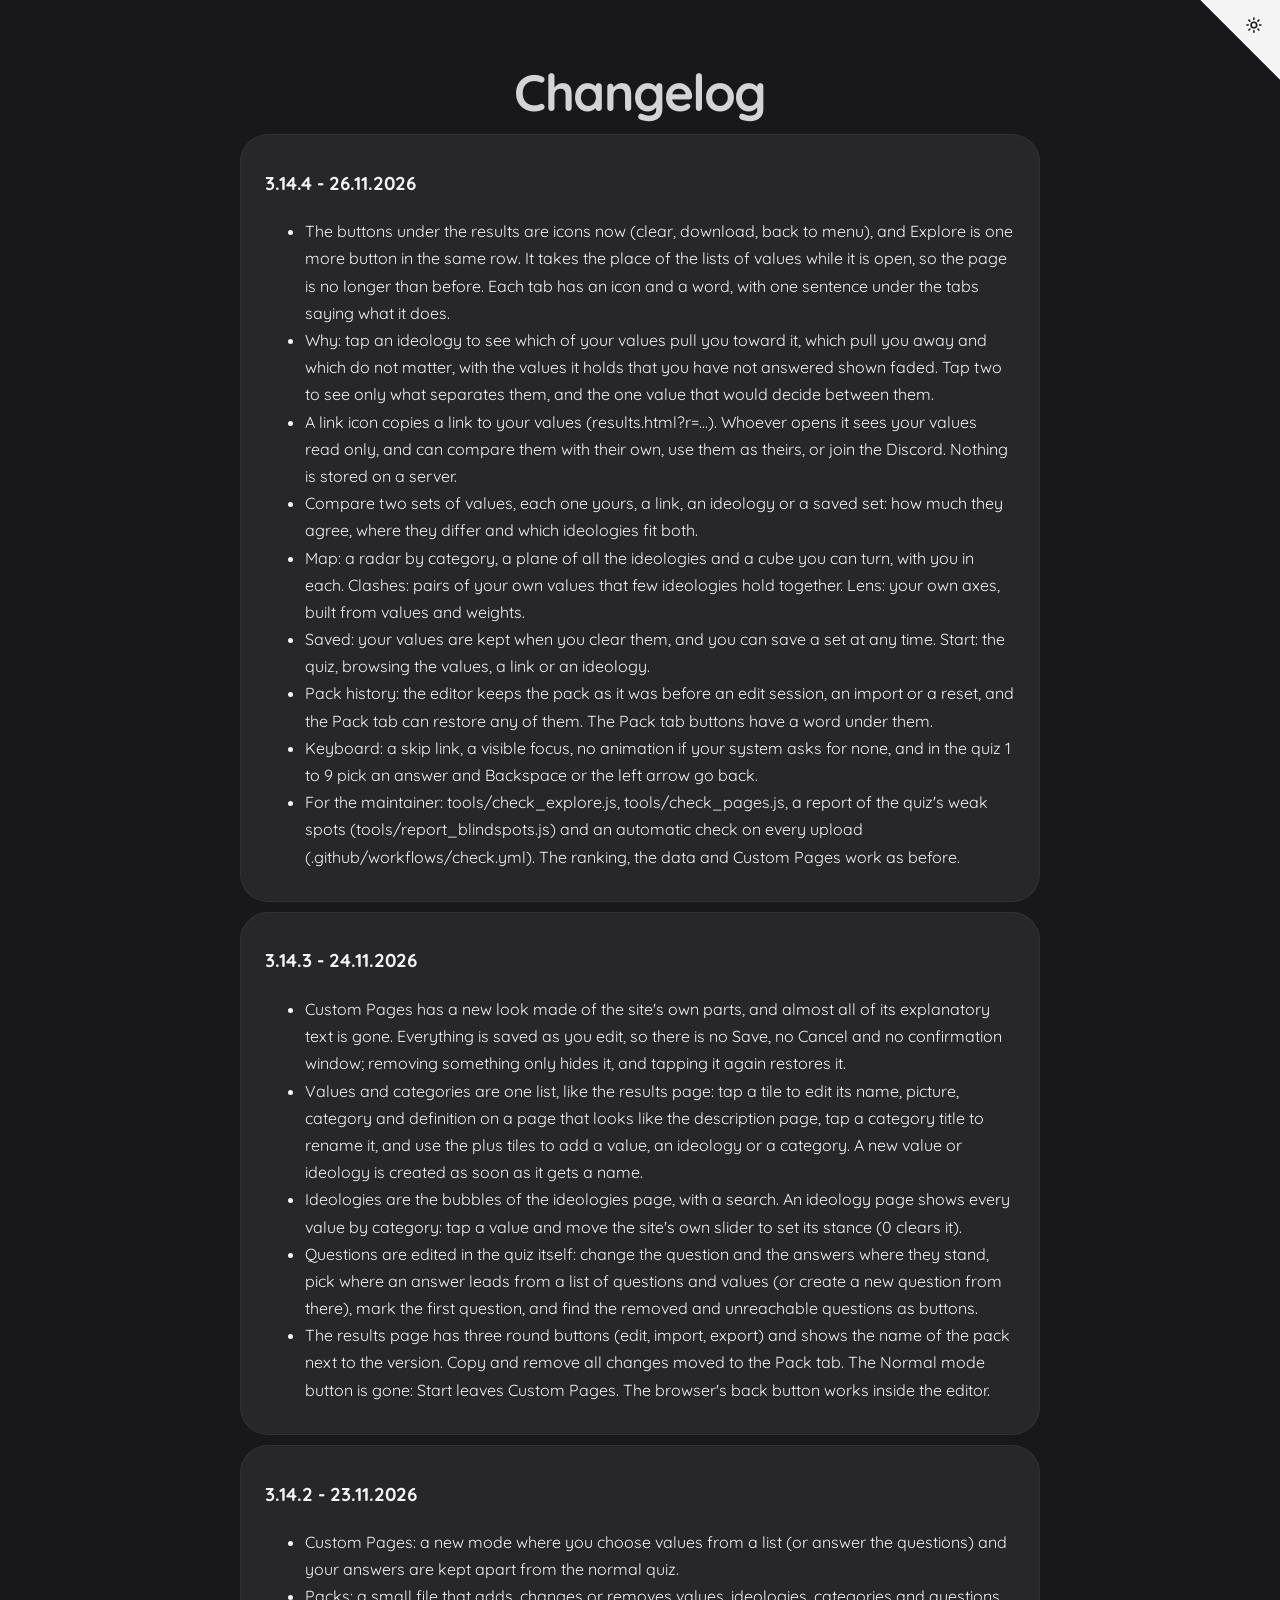
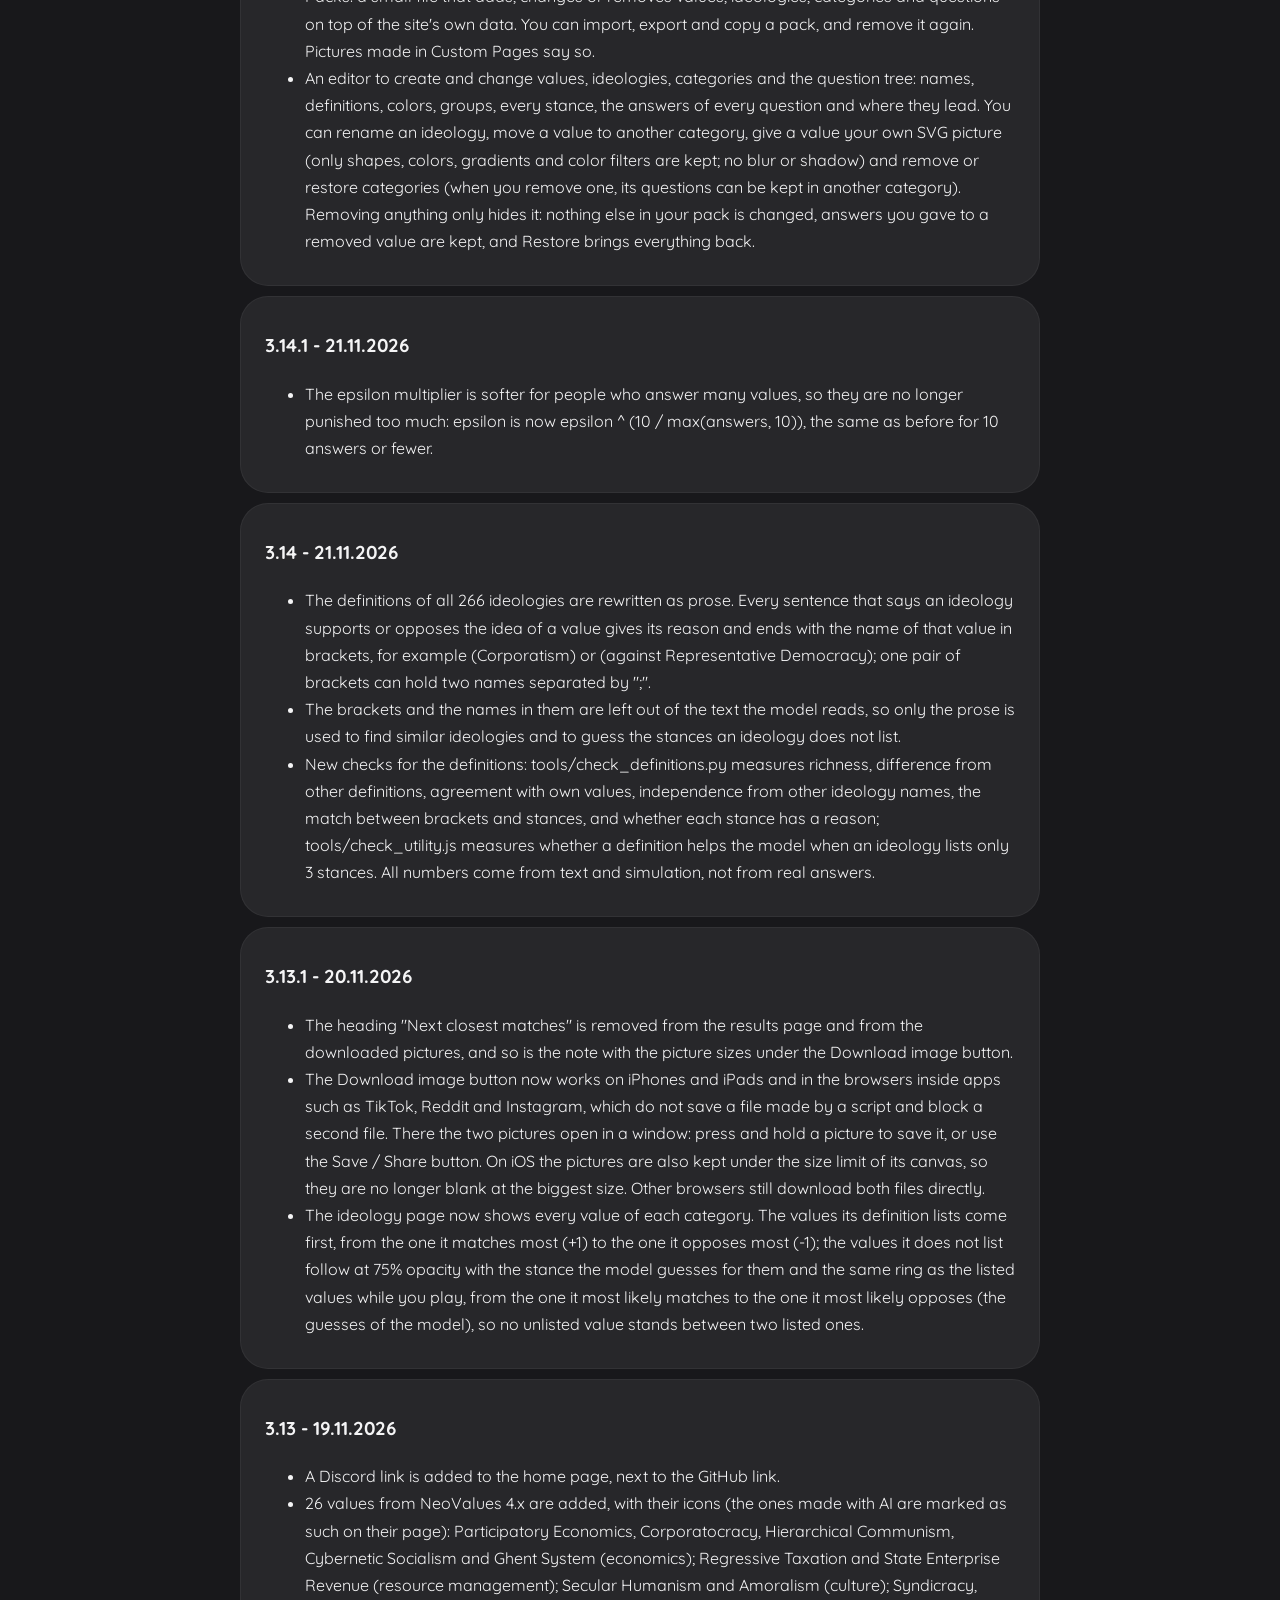
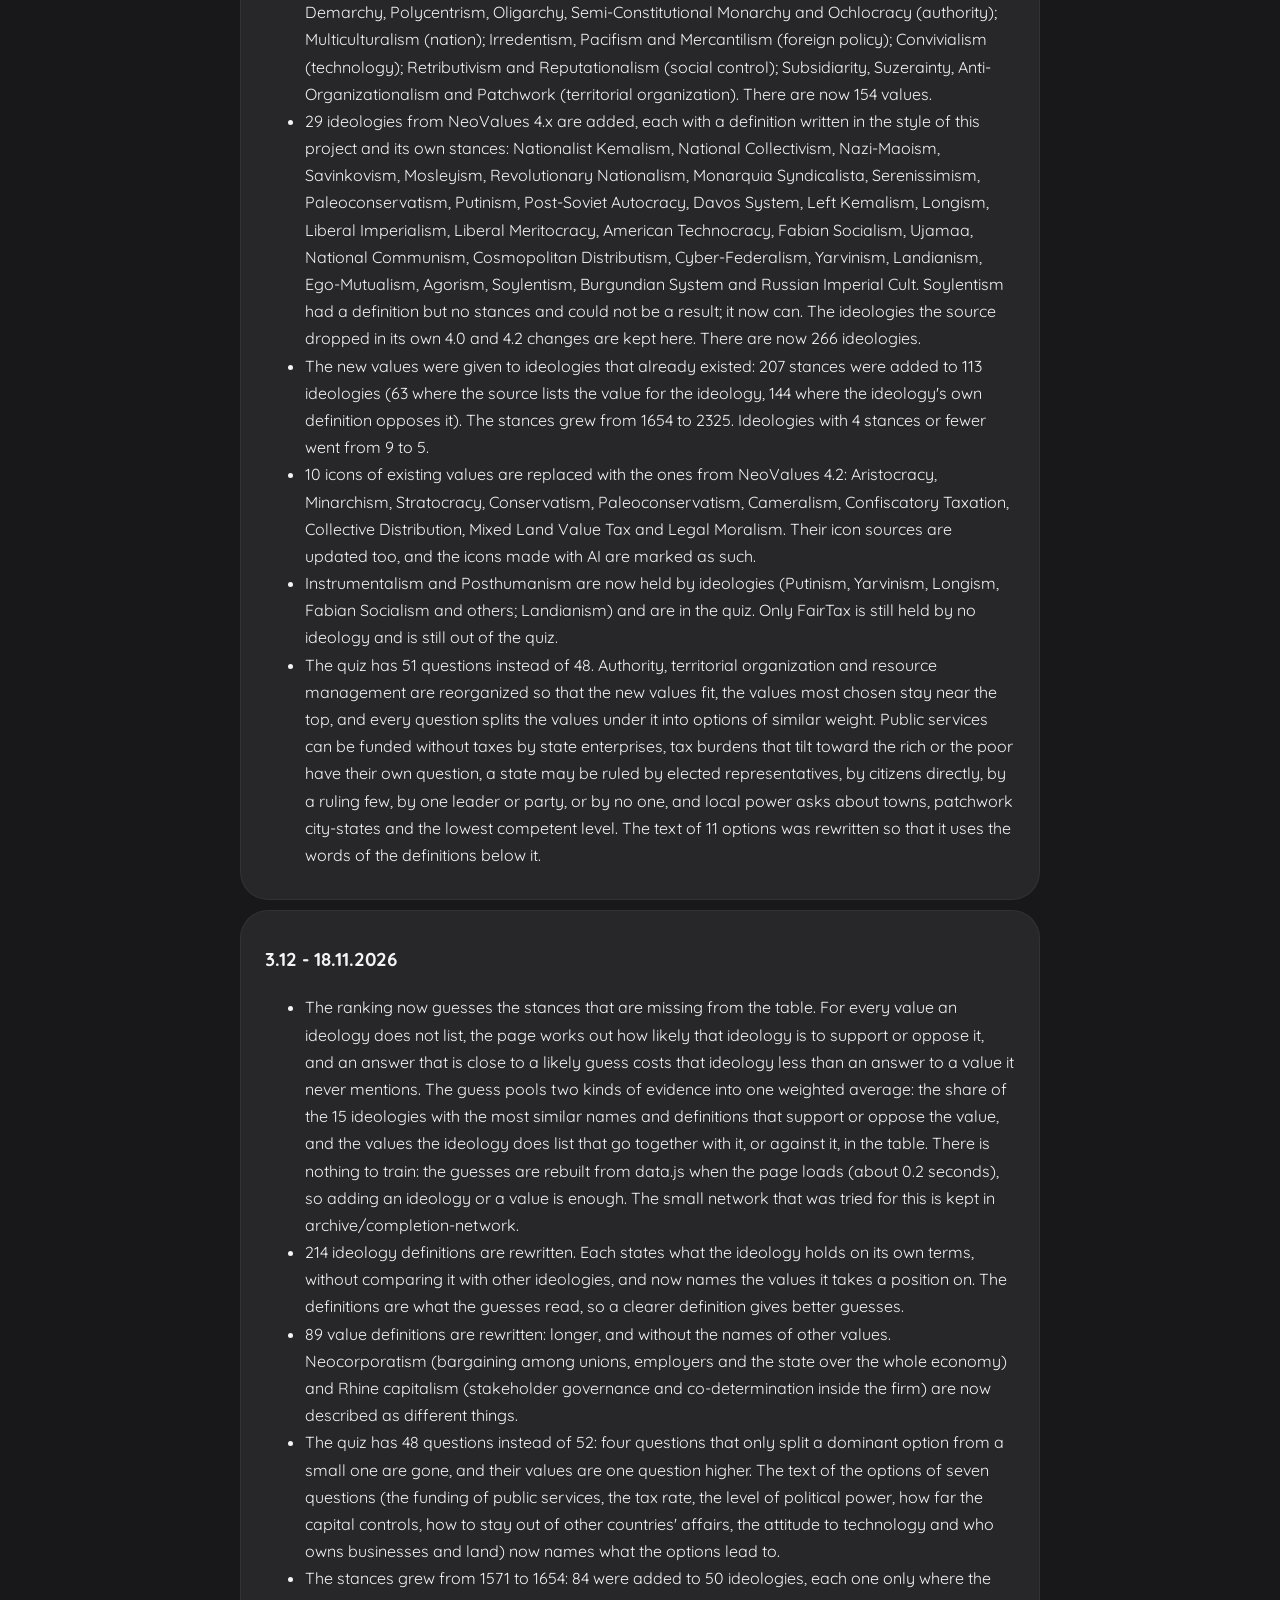
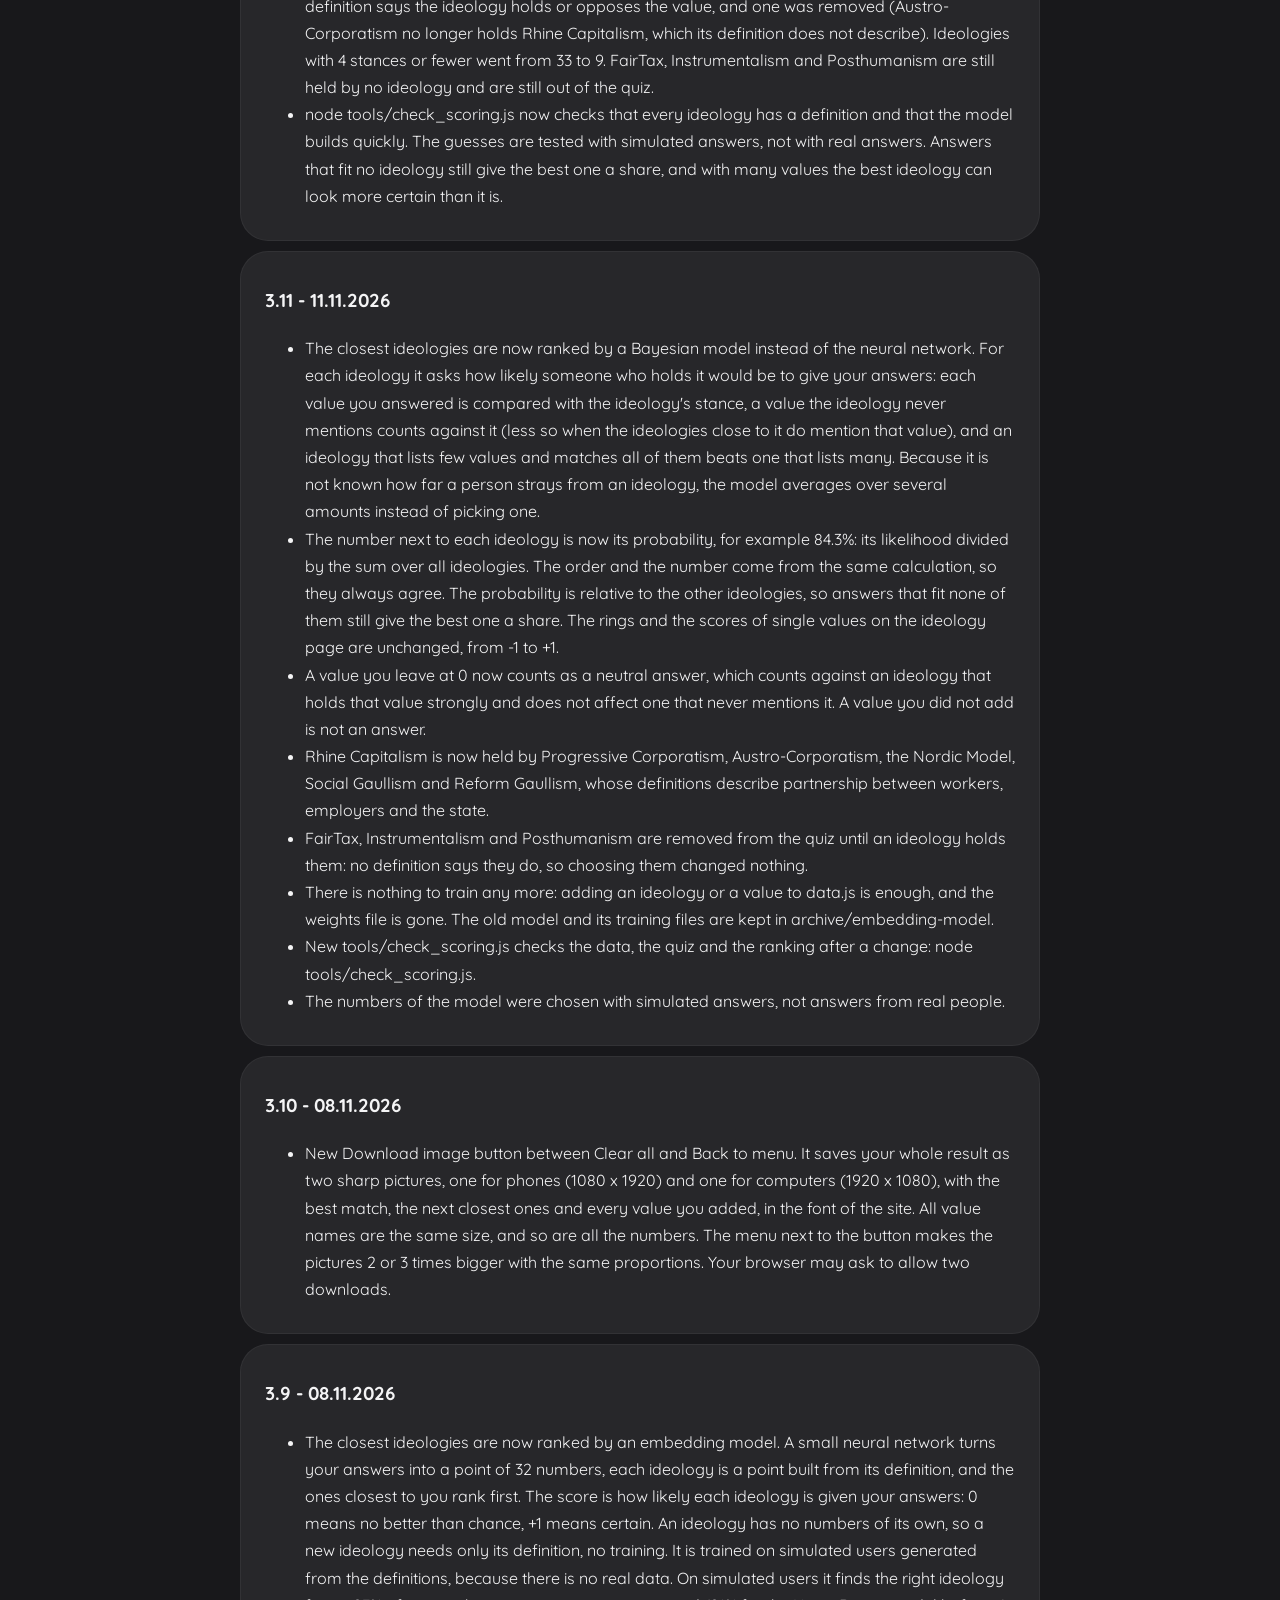
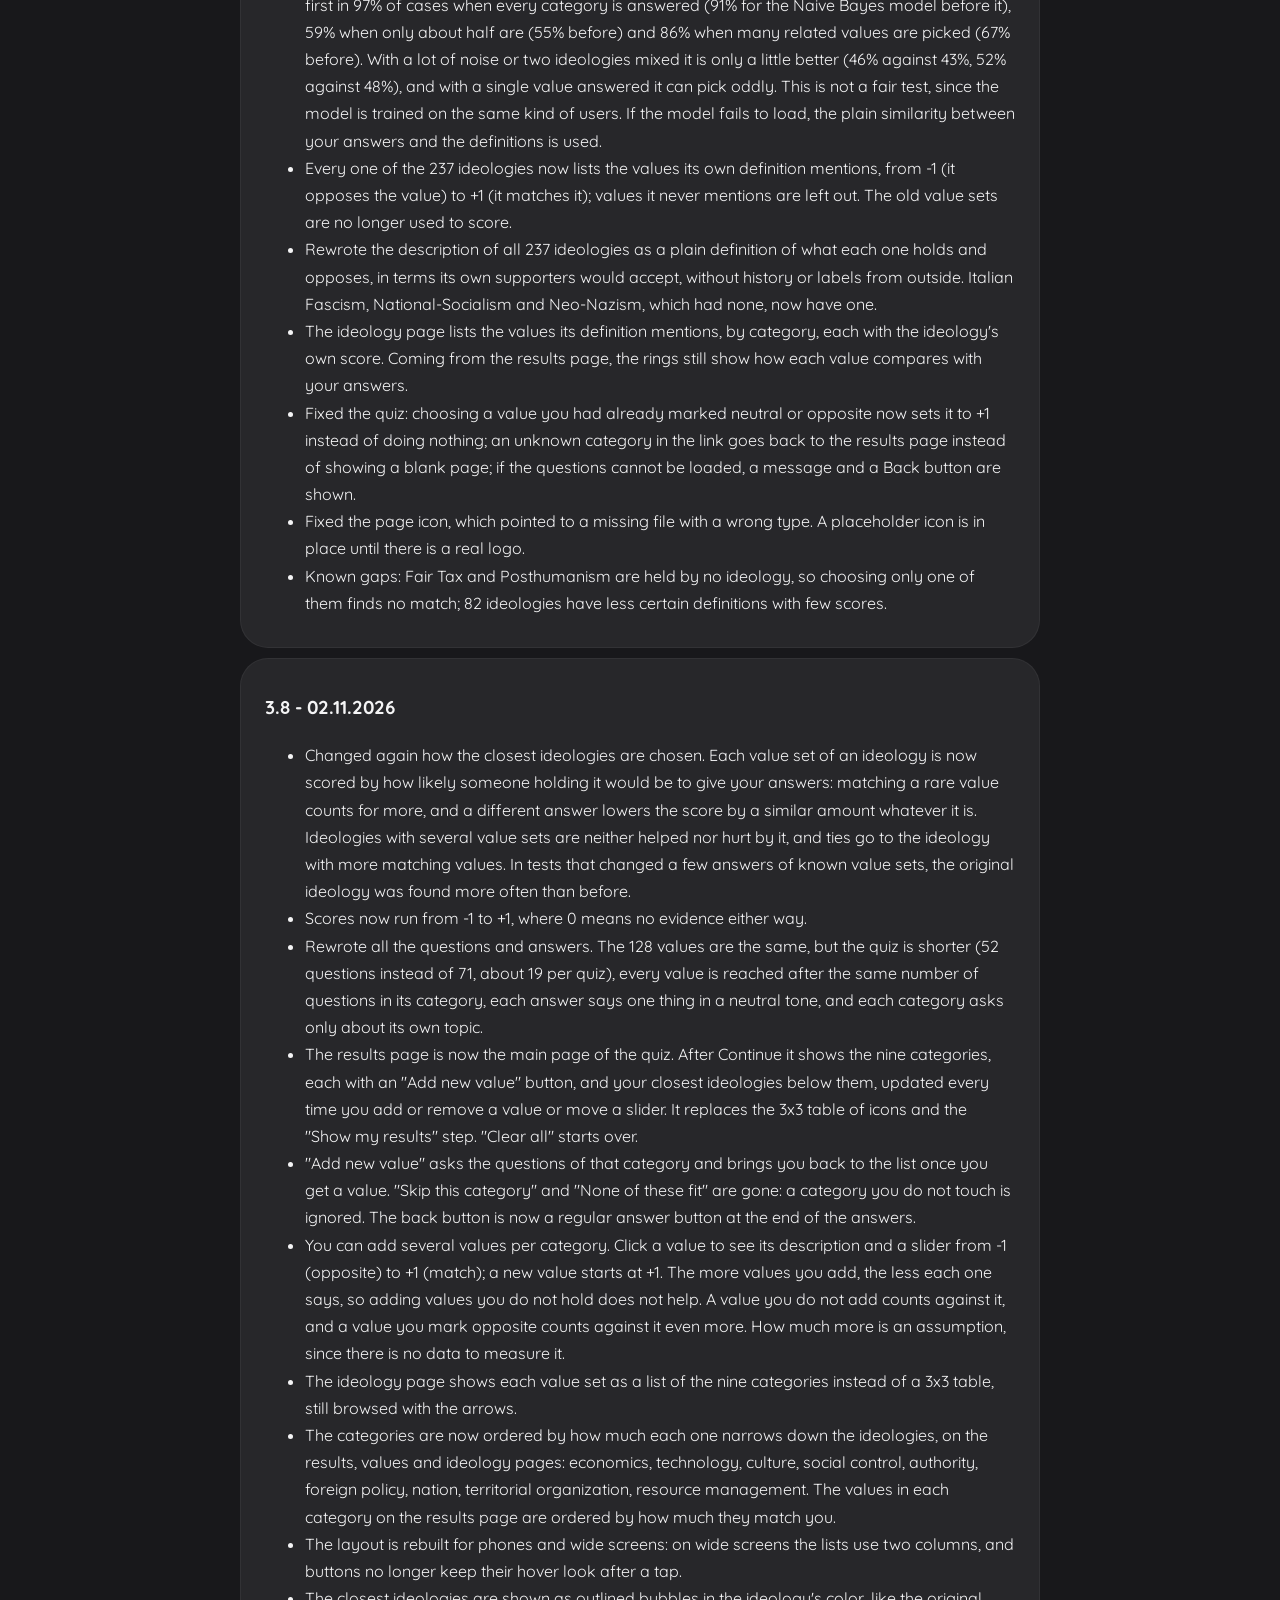
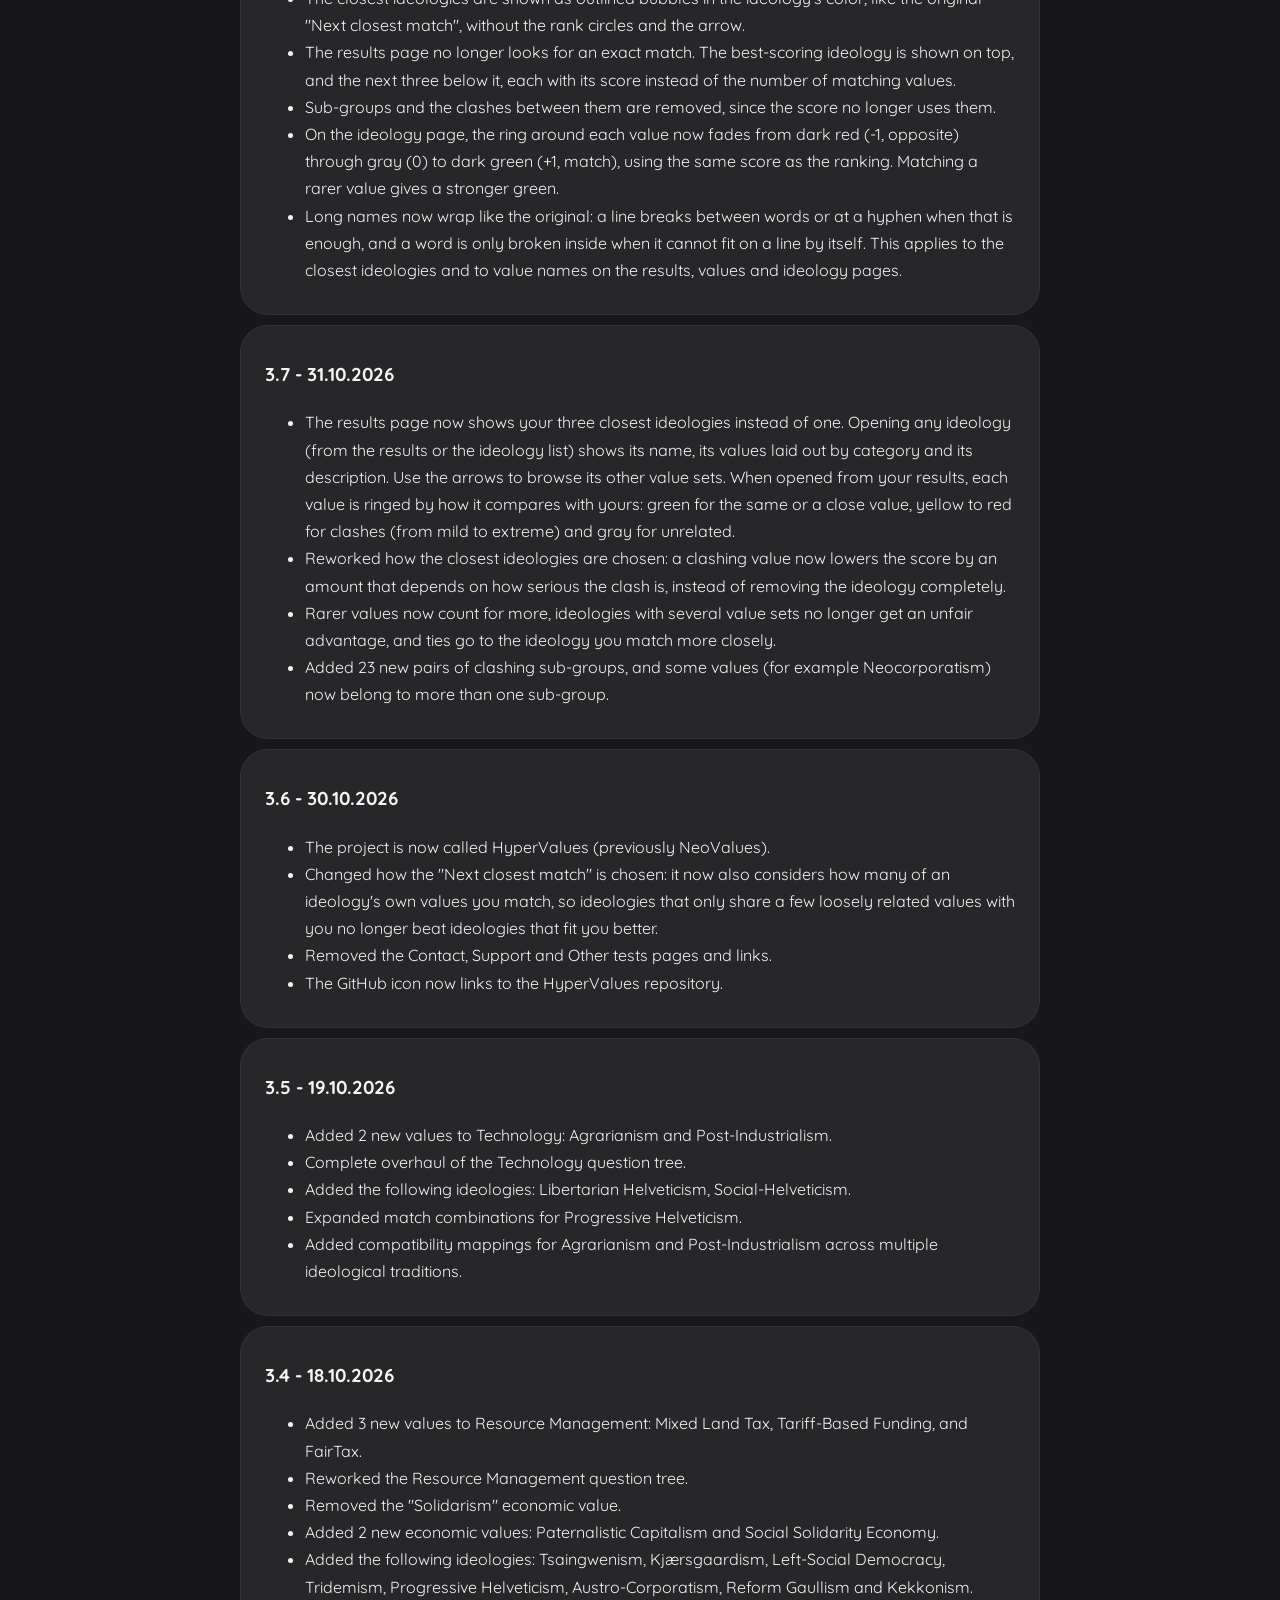
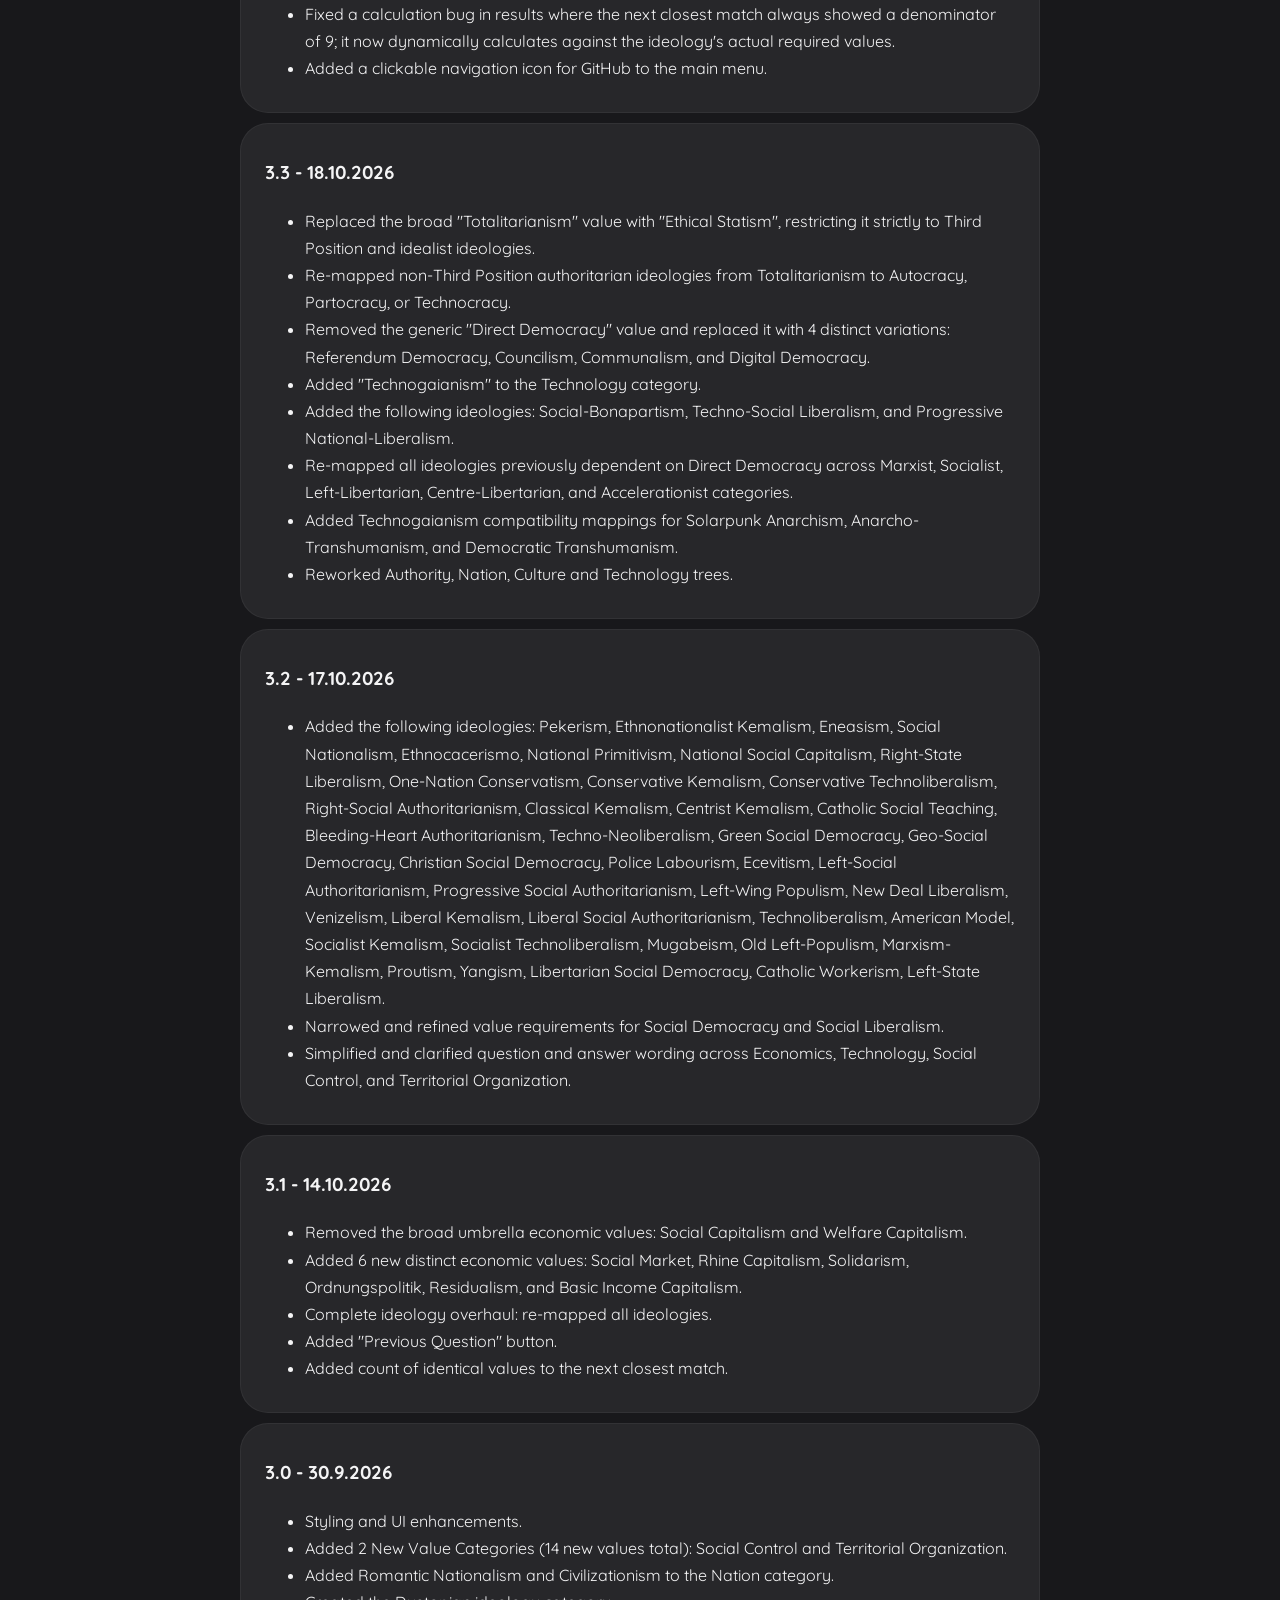
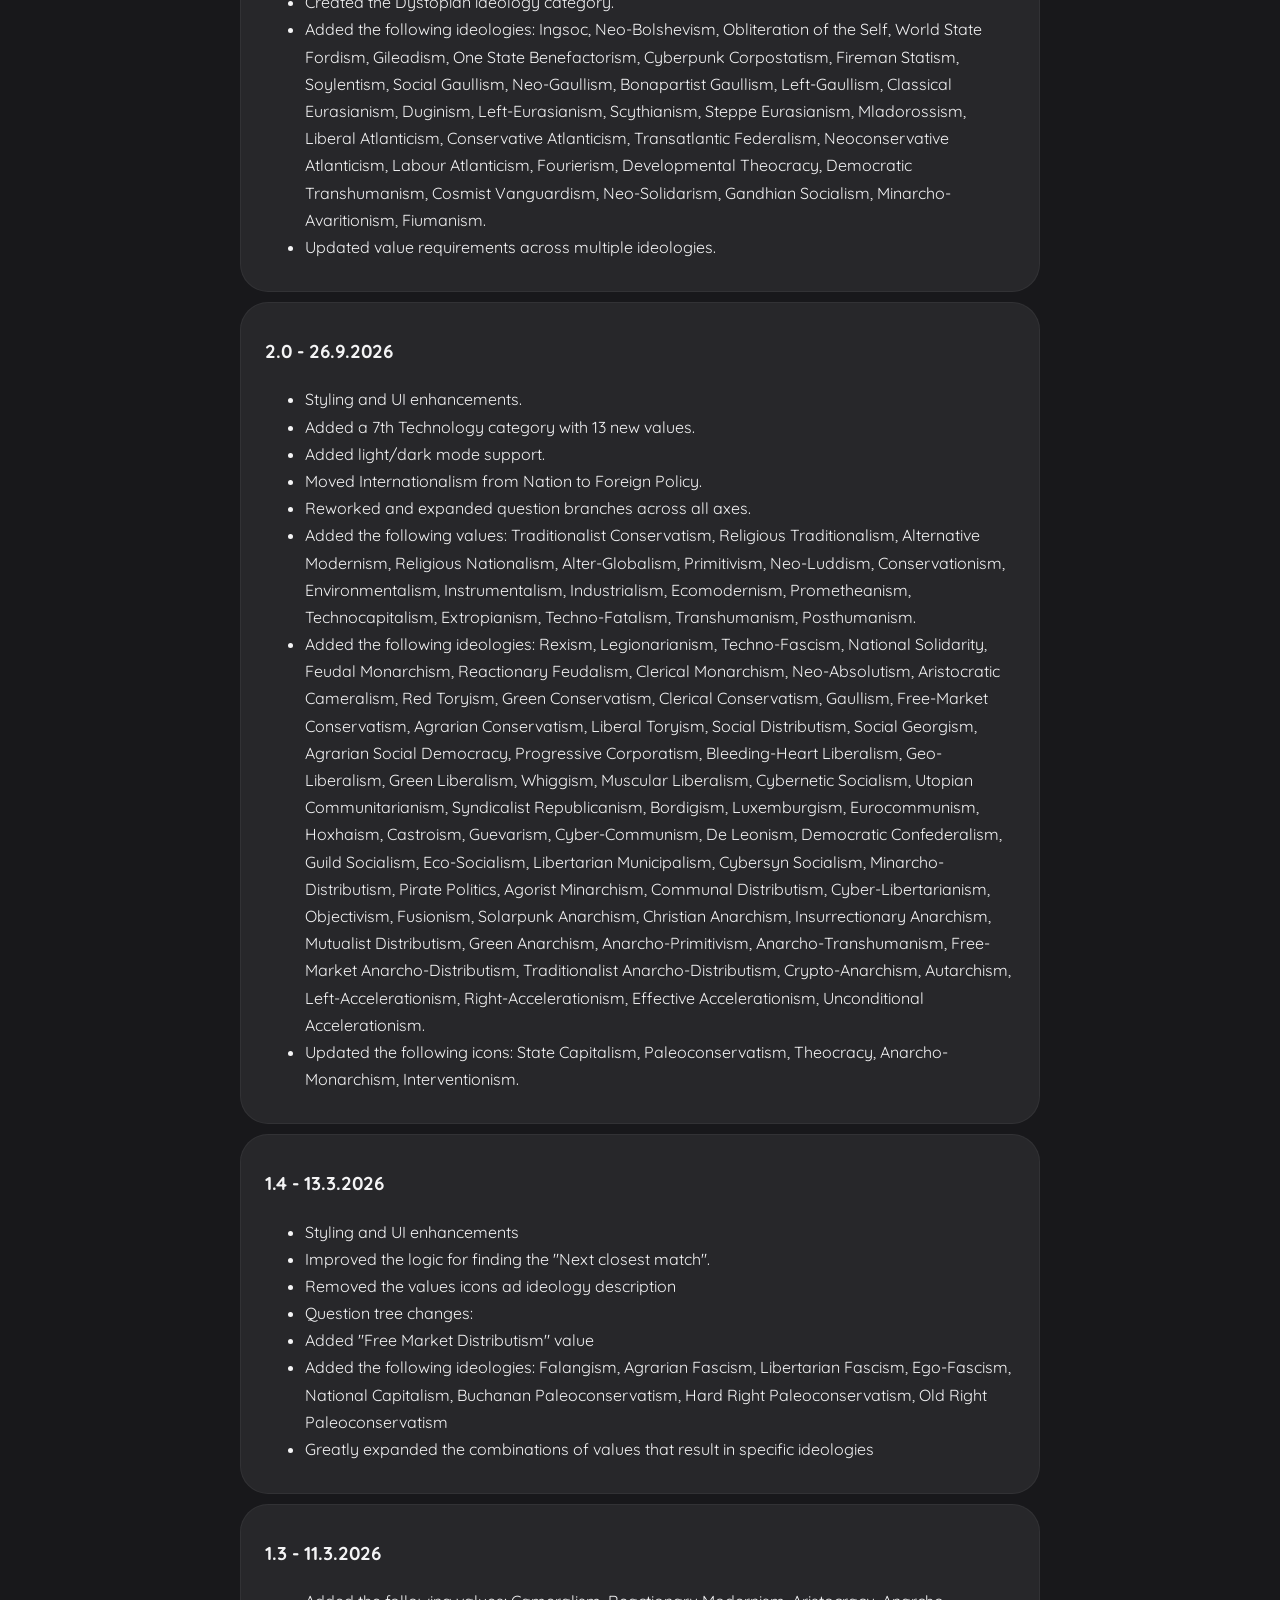
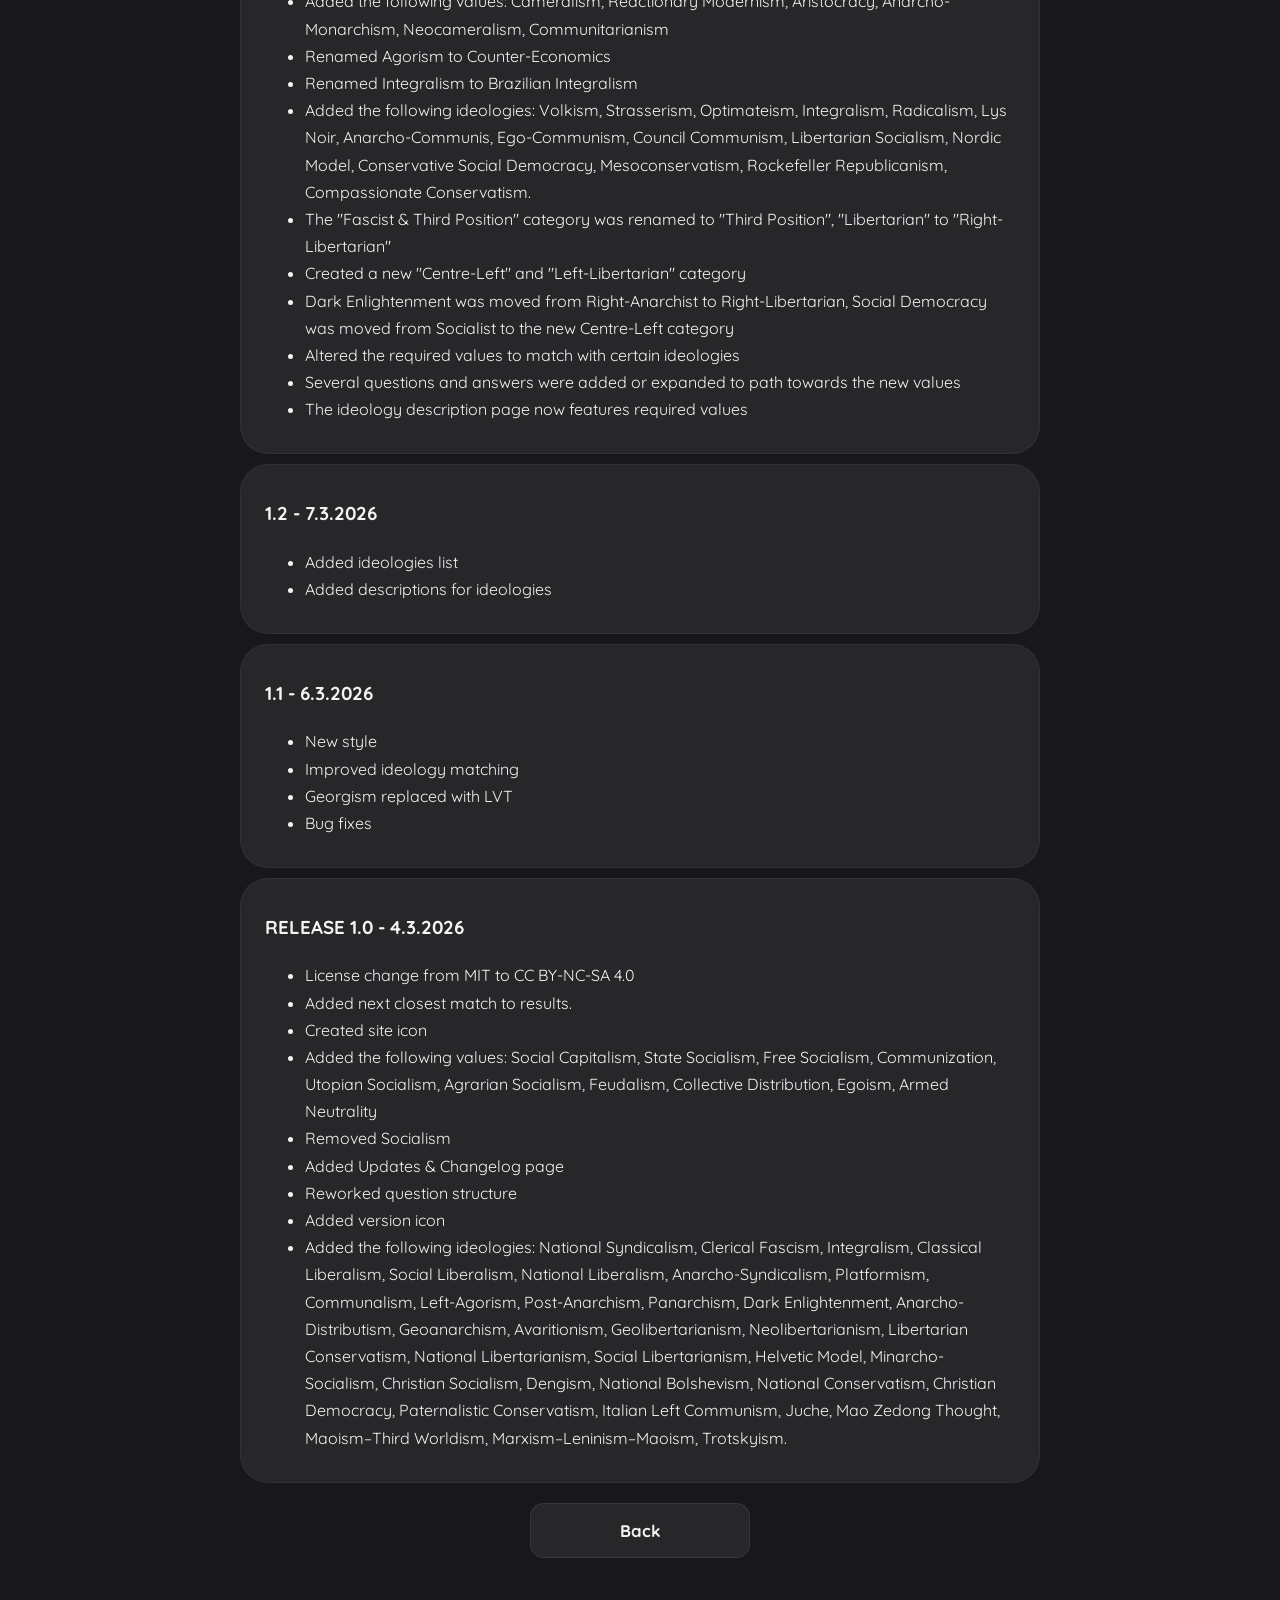
<file: changelog.html>
<!DOCTYPE html>
<html lang="en">
<head>
    <meta charset="UTF-8">
    <meta name="viewport" content="width=device-width, initial-scale=1.0">
    <title>HyperValues</title>
    <link rel="stylesheet" href="style.css">
    <link rel="icon" type="image/svg+xml" href="icon.svg">
    <script src="theme.js"></script>
</head>
<body>
    <div class="main-container">
        <h1>Changelog</h1>

        <div class="description-box">
            <h3>3.14.4 - 26.11.2026</h3>
            <ul>
                <li>The buttons under the results are icons now (clear, download, back to menu), and Explore is one more button in the same row. It takes the place of the lists of values while it is open, so the page is no longer than before. Each tab has an icon and a word, with one sentence under the tabs saying what it does.</li>
                <li>Why: tap an ideology to see which of your values pull you toward it, which pull you away and which do not matter, with the values it holds that you have not answered shown faded. Tap two to see only what separates them, and the one value that would decide between them.</li>
                <li>A link icon copies a link to your values (results.html?r=...). Whoever opens it sees your values read only, and can compare them with their own, use them as theirs, or join the Discord. Nothing is stored on a server.</li>
                <li>Compare two sets of values, each one yours, a link, an ideology or a saved set: how much they agree, where they differ and which ideologies fit both.</li>
                <li>Map: a radar by category, a plane of all the ideologies and a cube you can turn, with you in each. Clashes: pairs of your own values that few ideologies hold together. Lens: your own axes, built from values and weights.</li>
                <li>Saved: your values are kept when you clear them, and you can save a set at any time. Start: the quiz, browsing the values, a link or an ideology.</li>
                <li>Pack history: the editor keeps the pack as it was before an edit session, an import or a reset, and the Pack tab can restore any of them. The Pack tab buttons have a word under them.</li>
                <li>Keyboard: a skip link, a visible focus, no animation if your system asks for none, and in the quiz 1 to 9 pick an answer and Backspace or the left arrow go back.</li>
                <li>For the maintainer: tools/check_explore.js, tools/check_pages.js, a report of the quiz's weak spots (tools/report_blindspots.js) and an automatic check on every upload (.github/workflows/check.yml). The ranking, the data and Custom Pages work as before.</li>
            </ul>
        </div>

        <div class="description-box">
            <h3>3.14.3 - 24.11.2026</h3>
            <ul>
                <li>Custom Pages has a new look made of the site's own parts, and almost all of its explanatory text is gone. Everything is saved as you edit, so there is no Save, no Cancel and no confirmation window; removing something only hides it, and tapping it again restores it.</li>
                <li>Values and categories are one list, like the results page: tap a tile to edit its name, picture, category and definition on a page that looks like the description page, tap a category title to rename it, and use the plus tiles to add a value, an ideology or a category. A new value or ideology is created as soon as it gets a name.</li>
                <li>Ideologies are the bubbles of the ideologies page, with a search. An ideology page shows every value by category: tap a value and move the site's own slider to set its stance (0 clears it).</li>
                <li>Questions are edited in the quiz itself: change the question and the answers where they stand, pick where an answer leads from a list of questions and values (or create a new question from there), mark the first question, and find the removed and unreachable questions as buttons.</li>
                <li>The results page has three round buttons (edit, import, export) and shows the name of the pack next to the version. Copy and remove all changes moved to the Pack tab. The Normal mode button is gone: Start leaves Custom Pages. The browser's back button works inside the editor.</li>
            </ul>
        </div>

        <div class="description-box">
            <h3>3.14.2 - 23.11.2026</h3>
            <ul>
                <li>Custom Pages: a new mode where you choose values from a list (or answer the questions) and your answers are kept apart from the normal quiz.</li>
                <li>Packs: a small file that adds, changes or removes values, ideologies, categories and questions on top of the site's own data. You can import, export and copy a pack, and remove it again. Pictures made in Custom Pages say so.</li>
                <li>An editor to create and change values, ideologies, categories and the question tree: names, definitions, colors, groups, every stance, the answers of every question and where they lead. You can rename an ideology, move a value to another category, give a value your own SVG picture (only shapes, colors, gradients and color filters are kept; no blur or shadow) and remove or restore categories (when you remove one, its questions can be kept in another category). Removing anything only hides it: nothing else in your pack is changed, answers you gave to a removed value are kept, and Restore brings everything back.</li>
            </ul>
        </div>

        <div class="description-box">
            <h3>3.14.1 - 21.11.2026</h3>
            <ul>
                <li>The epsilon multiplier is softer for people who answer many values, so they are no longer punished too much: epsilon is now epsilon ^ (10 / max(answers, 10)), the same as before for 10 answers or fewer.</li>
            </ul>
        </div>

        <div class="description-box">
            <h3>3.14 - 21.11.2026</h3>
            <ul>
                <li>The definitions of all 266 ideologies are rewritten as prose. Every sentence that says an ideology supports or opposes the idea of a value gives its reason and ends with the name of that value in brackets, for example (Corporatism) or (against Representative Democracy); one pair of brackets can hold two names separated by ";".</li>
                <li>The brackets and the names in them are left out of the text the model reads, so only the prose is used to find similar ideologies and to guess the stances an ideology does not list.</li>
                <li>New checks for the definitions: tools/check_definitions.py measures richness, difference from other definitions, agreement with own values, independence from other ideology names, the match between brackets and stances, and whether each stance has a reason; tools/check_utility.js measures whether a definition helps the model when an ideology lists only 3 stances. All numbers come from text and simulation, not from real answers.</li>
            </ul>
        </div>

        <div class="description-box">
            <h3>3.13.1 - 20.11.2026</h3>
            <ul>
                <li>The heading "Next closest matches" is removed from the results page and from the downloaded pictures, and so is the note with the picture sizes under the Download image button.</li>
                <li>The Download image button now works on iPhones and iPads and in the browsers inside apps such as TikTok, Reddit and Instagram, which do not save a file made by a script and block a second file. There the two pictures open in a window: press and hold a picture to save it, or use the Save / Share button. On iOS the pictures are also kept under the size limit of its canvas, so they are no longer blank at the biggest size. Other browsers still download both files directly.</li>
                <li>The ideology page now shows every value of each category. The values its definition lists come first, from the one it matches most (+1) to the one it opposes most (-1); the values it does not list follow at 75% opacity with the stance the model guesses for them and the same ring as the listed values while you play, from the one it most likely matches to the one it most likely opposes (the guesses of the model), so no unlisted value stands between two listed ones.</li>
            </ul>
        </div>

        <div class="description-box">
            <h3>3.13 - 19.11.2026</h3>
            <ul>
                <li>A Discord link is added to the home page, next to the GitHub link.</li>
                <li>26 values from NeoValues 4.x are added, with their icons (the ones made with AI are marked as such on their page): Participatory Economics, Corporatocracy, Hierarchical Communism, Cybernetic Socialism and Ghent System (economics); Regressive Taxation and State Enterprise Revenue (resource management); Secular Humanism and Amoralism (culture); Syndicracy, Demarchy, Polycentrism, Oligarchy, Semi-Constitutional Monarchy and Ochlocracy (authority); Multiculturalism (nation); Irredentism, Pacifism and Mercantilism (foreign policy); Convivialism (technology); Retributivism and Reputationalism (social control); Subsidiarity, Suzerainty, Anti-Organizationalism and Patchwork (territorial organization). There are now 154 values.</li>
                <li>29 ideologies from NeoValues 4.x are added, each with a definition written in the style of this project and its own stances: Nationalist Kemalism, National Collectivism, Nazi-Maoism, Savinkovism, Mosleyism, Revolutionary Nationalism, Monarquia Syndicalista, Serenissimism, Paleoconservatism, Putinism, Post-Soviet Autocracy, Davos System, Left Kemalism, Longism, Liberal Imperialism, Liberal Meritocracy, American Technocracy, Fabian Socialism, Ujamaa, National Communism, Cosmopolitan Distributism, Cyber-Federalism, Yarvinism, Landianism, Ego-Mutualism, Agorism, Soylentism, Burgundian System and Russian Imperial Cult. Soylentism had a definition but no stances and could not be a result; it now can. The ideologies the source dropped in its own 4.0 and 4.2 changes are kept here. There are now 266 ideologies.</li>
                <li>The new values were given to ideologies that already existed: 207 stances were added to 113 ideologies (63 where the source lists the value for the ideology, 144 where the ideology's own definition opposes it). The stances grew from 1654 to 2325. Ideologies with 4 stances or fewer went from 9 to 5.</li>
                <li>10 icons of existing values are replaced with the ones from NeoValues 4.2: Aristocracy, Minarchism, Stratocracy, Conservatism, Paleoconservatism, Cameralism, Confiscatory Taxation, Collective Distribution, Mixed Land Value Tax and Legal Moralism. Their icon sources are updated too, and the icons made with AI are marked as such.</li>
                <li>Instrumentalism and Posthumanism are now held by ideologies (Putinism, Yarvinism, Longism, Fabian Socialism and others; Landianism) and are in the quiz. Only FairTax is still held by no ideology and is still out of the quiz.</li>
                <li>The quiz has 51 questions instead of 48. Authority, territorial organization and resource management are reorganized so that the new values fit, the values most chosen stay near the top, and every question splits the values under it into options of similar weight. Public services can be funded without taxes by state enterprises, tax burdens that tilt toward the rich or the poor have their own question, a state may be ruled by elected representatives, by citizens directly, by a ruling few, by one leader or party, or by no one, and local power asks about towns, patchwork city-states and the lowest competent level. The text of 11 options was rewritten so that it uses the words of the definitions below it.</li>
            </ul>
        </div>

        <div class="description-box">
            <h3>3.12 - 18.11.2026</h3>
            <ul>
                <li>The ranking now guesses the stances that are missing from the table. For every value an ideology does not list, the page works out how likely that ideology is to support or oppose it, and an answer that is close to a likely guess costs that ideology less than an answer to a value it never mentions. The guess pools two kinds of evidence into one weighted average: the share of the 15 ideologies with the most similar names and definitions that support or oppose the value, and the values the ideology does list that go together with it, or against it, in the table. There is nothing to train: the guesses are rebuilt from data.js when the page loads (about 0.2 seconds), so adding an ideology or a value is enough. The small network that was tried for this is kept in archive/completion-network.</li>
                <li>214 ideology definitions are rewritten. Each states what the ideology holds on its own terms, without comparing it with other ideologies, and now names the values it takes a position on. The definitions are what the guesses read, so a clearer definition gives better guesses.</li>
                <li>89 value definitions are rewritten: longer, and without the names of other values. Neocorporatism (bargaining among unions, employers and the state over the whole economy) and Rhine capitalism (stakeholder governance and co-determination inside the firm) are now described as different things.</li>
                <li>The quiz has 48 questions instead of 52: four questions that only split a dominant option from a small one are gone, and their values are one question higher. The text of the options of seven questions (the funding of public services, the tax rate, the level of political power, how far the capital controls, how to stay out of other countries' affairs, the attitude to technology and who owns businesses and land) now names what the options lead to.</li>
                <li>The stances grew from 1571 to 1654: 84 were added to 50 ideologies, each one only where the definition says the ideology holds or opposes the value, and one was removed (Austro-Corporatism no longer holds Rhine Capitalism, which its definition does not describe). Ideologies with 4 stances or fewer went from 33 to 9. FairTax, Instrumentalism and Posthumanism are still held by no ideology and are still out of the quiz.</li>
                <li>node tools/check_scoring.js now checks that every ideology has a definition and that the model builds quickly. The guesses are tested with simulated answers, not with real answers. Answers that fit no ideology still give the best one a share, and with many values the best ideology can look more certain than it is.</li>
            </ul>
        </div>

        <div class="description-box">
            <h3>3.11 - 11.11.2026</h3>
            <ul>
                <li>The closest ideologies are now ranked by a Bayesian model instead of the neural network. For each ideology it asks how likely someone who holds it would be to give your answers: each value you answered is compared with the ideology's stance, a value the ideology never mentions counts against it (less so when the ideologies close to it do mention that value), and an ideology that lists few values and matches all of them beats one that lists many. Because it is not known how far a person strays from an ideology, the model averages over several amounts instead of picking one.</li>
                <li>The number next to each ideology is now its probability, for example 84.3%: its likelihood divided by the sum over all ideologies. The order and the number come from the same calculation, so they always agree. The probability is relative to the other ideologies, so answers that fit none of them still give the best one a share. The rings and the scores of single values on the ideology page are unchanged, from -1 to +1.</li>
                <li>A value you leave at 0 now counts as a neutral answer, which counts against an ideology that holds that value strongly and does not affect one that never mentions it. A value you did not add is not an answer.</li>
                <li>Rhine Capitalism is now held by Progressive Corporatism, Austro-Corporatism, the Nordic Model, Social Gaullism and Reform Gaullism, whose definitions describe partnership between workers, employers and the state.</li>
                <li>FairTax, Instrumentalism and Posthumanism are removed from the quiz until an ideology holds them: no definition says they do, so choosing them changed nothing.</li>
                <li>There is nothing to train any more: adding an ideology or a value to data.js is enough, and the weights file is gone. The old model and its training files are kept in archive/embedding-model.</li>
                <li>New tools/check_scoring.js checks the data, the quiz and the ranking after a change: node tools/check_scoring.js.</li>
                <li>The numbers of the model were chosen with simulated answers, not answers from real people.</li>
            </ul>
        </div>

        <div class="description-box">
            <h3>3.10 - 08.11.2026</h3>
            <ul>
                <li>New Download image button between Clear all and Back to menu. It saves your whole result as two sharp pictures, one for phones (1080 x 1920) and one for computers (1920 x 1080), with the best match, the next closest ones and every value you added, in the font of the site. All value names are the same size, and so are all the numbers. The menu next to the button makes the pictures 2 or 3 times bigger with the same proportions. Your browser may ask to allow two downloads.</li>
            </ul>
        </div>

        <div class="description-box">
            <h3>3.9 - 08.11.2026</h3>
            <ul>
                <li>The closest ideologies are now ranked by an embedding model. A small neural network turns your answers into a point of 32 numbers, each ideology is a point built from its definition, and the ones closest to you rank first. The score is how likely each ideology is given your answers: 0 means no better than chance, +1 means certain. An ideology has no numbers of its own, so a new ideology needs only its definition, no training. It is trained on simulated users generated from the definitions, because there is no real data. On simulated users it finds the right ideology first in 97% of cases when every category is answered (91% for the Naive Bayes model before it), 59% when only about half are (55% before) and 86% when many related values are picked (67% before). With a lot of noise or two ideologies mixed it is only a little better (46% against 43%, 52% against 48%), and with a single value answered it can pick oddly. This is not a fair test, since the model is trained on the same kind of users. If the model fails to load, the plain similarity between your answers and the definitions is used.</li>
                <li>Every one of the 237 ideologies now lists the values its own definition mentions, from -1 (it opposes the value) to +1 (it matches it); values it never mentions are left out. The old value sets are no longer used to score.</li>
                <li>Rewrote the description of all 237 ideologies as a plain definition of what each one holds and opposes, in terms its own supporters would accept, without history or labels from outside. Italian Fascism, National-Socialism and Neo-Nazism, which had none, now have one.</li>
                <li>The ideology page lists the values its definition mentions, by category, each with the ideology's own score. Coming from the results page, the rings still show how each value compares with your answers.</li>
                <li>Fixed the quiz: choosing a value you had already marked neutral or opposite now sets it to +1 instead of doing nothing; an unknown category in the link goes back to the results page instead of showing a blank page; if the questions cannot be loaded, a message and a Back button are shown.</li>
                <li>Fixed the page icon, which pointed to a missing file with a wrong type. A placeholder icon is in place until there is a real logo.</li>
                <li>Known gaps: Fair Tax and Posthumanism are held by no ideology, so choosing only one of them finds no match; 82 ideologies have less certain definitions with few scores.</li>
            </ul>
        </div>

        <div class="description-box">
            <h3>3.8 - 02.11.2026</h3>
            <ul>
                <li>Changed again how the closest ideologies are chosen. Each value set of an ideology is now scored by how likely someone holding it would be to give your answers: matching a rare value counts for more, and a different answer lowers the score by a similar amount whatever it is. Ideologies with several value sets are neither helped nor hurt by it, and ties go to the ideology with more matching values. In tests that changed a few answers of known value sets, the original ideology was found more often than before.</li>
                <li>Scores now run from -1 to +1, where 0 means no evidence either way.</li>
                <li>Rewrote all the questions and answers. The 128 values are the same, but the quiz is shorter (52 questions instead of 71, about 19 per quiz), every value is reached after the same number of questions in its category, each answer says one thing in a neutral tone, and each category asks only about its own topic.</li>
                <li>The results page is now the main page of the quiz. After Continue it shows the nine categories, each with an "Add new value" button, and your closest ideologies below them, updated every time you add or remove a value or move a slider. It replaces the 3x3 table of icons and the "Show my results" step. "Clear all" starts over.</li>
                <li>"Add new value" asks the questions of that category and brings you back to the list once you get a value. "Skip this category" and "None of these fit" are gone: a category you do not touch is ignored. The back button is now a regular answer button at the end of the answers.</li>
                <li>You can add several values per category. Click a value to see its description and a slider from -1 (opposite) to +1 (match); a new value starts at +1. The more values you add, the less each one says, so adding values you do not hold does not help. A value you do not add counts against it, and a value you mark opposite counts against it even more. How much more is an assumption, since there is no data to measure it.</li>
                <li>The ideology page shows each value set as a list of the nine categories instead of a 3x3 table, still browsed with the arrows.</li>
                <li>The categories are now ordered by how much each one narrows down the ideologies, on the results, values and ideology pages: economics, technology, culture, social control, authority, foreign policy, nation, territorial organization, resource management. The values in each category on the results page are ordered by how much they match you.</li>
                <li>The layout is rebuilt for phones and wide screens: on wide screens the lists use two columns, and buttons no longer keep their hover look after a tap.</li>
                <li>The closest ideologies are shown as outlined bubbles in the ideology's color, like the original "Next closest match", without the rank circles and the arrow.</li>
                <li>The results page no longer looks for an exact match. The best-scoring ideology is shown on top, and the next three below it, each with its score instead of the number of matching values.</li>
                <li>Sub-groups and the clashes between them are removed, since the score no longer uses them.</li>
                <li>On the ideology page, the ring around each value now fades from dark red (-1, opposite) through gray (0) to dark green (+1, match), using the same score as the ranking. Matching a rarer value gives a stronger green.</li>
                <li>Long names now wrap like the original: a line breaks between words or at a hyphen when that is enough, and a word is only broken inside when it cannot fit on a line by itself. This applies to the closest ideologies and to value names on the results, values and ideology pages.</li>
            </ul>
        </div>

        <div class="description-box">
            <h3>3.7 - 31.10.2026</h3>
            <ul>
                <li>The results page now shows your three closest ideologies instead of one. Opening any ideology (from the results or the ideology list) shows its name, its values laid out by category and its description. Use the arrows to browse its other value sets. When opened from your results, each value is ringed by how it compares with yours: green for the same or a close value, yellow to red for clashes (from mild to extreme) and gray for unrelated.</li>
                <li>Reworked how the closest ideologies are chosen: a clashing value now lowers the score by an amount that depends on how serious the clash is, instead of removing the ideology completely.</li>
                <li>Rarer values now count for more, ideologies with several value sets no longer get an unfair advantage, and ties go to the ideology you match more closely.</li>
                <li>Added 23 new pairs of clashing sub-groups, and some values (for example Neocorporatism) now belong to more than one sub-group.</li>
            </ul>
        </div>

        <div class="description-box">
            <h3>3.6 - 30.10.2026</h3>
            <ul>
                <li>The project is now called HyperValues (previously NeoValues).</li>
                <li>Changed how the "Next closest match" is chosen: it now also considers how many of an ideology's own values you match, so ideologies that only share a few loosely related values with you no longer beat ideologies that fit you better.</li>
                <li>Removed the Contact, Support and Other tests pages and links.</li>
                <li>The GitHub icon now links to the HyperValues repository.</li>
            </ul>
        </div>

        <div class="description-box">
            <h3>3.5 - 19.10.2026</h3>
            <ul>
                <li>Added 2 new values to Technology: Agrarianism and Post-Industrialism.</li>
                <li>Complete overhaul of the Technology question tree.</li>
                <li>Added the following ideologies: Libertarian Helveticism, Social-Helveticism.</li>
                <li>Expanded match combinations for Progressive Helveticism.</li>
                <li>Added compatibility mappings for Agrarianism and Post-Industrialism across multiple ideological traditions.</li>
            </ul>
        </div>

        <div class="description-box">
            <h3>3.4 - 18.10.2026</h3>
            <ul>
                <li>Added 3 new values to Resource Management: Mixed Land Tax, Tariff-Based Funding, and FairTax.</li>
                <li>Reworked the Resource Management question tree.</li>
                <li>Removed the "Solidarism" economic value.</li>
                <li>Added 2 new economic values: Paternalistic Capitalism and Social Solidarity Economy.</li>
                <li>Added the following ideologies: Tsaingwenism, Kjærsgaardism, Left-Social Democracy, Tridemism, Progressive Helveticism, Austro-Corporatism, Reform Gaullism and Kekkonism.</li>
                <li>Fixed a calculation bug in results where the next closest match always showed a denominator of 9; it now dynamically calculates against the ideology's actual required values.</li>
                <li>Added a clickable navigation icon for GitHub to the main menu.</li>
            </ul>
        </div>

        <div class="description-box">
            <h3>3.3 - 18.10.2026</h3>
            <ul>
                <li>Replaced the broad "Totalitarianism" value with "Ethical Statism", restricting it strictly to Third Position and idealist ideologies.</li>
                <li>Re-mapped non-Third Position authoritarian ideologies from Totalitarianism to Autocracy, Partocracy, or Technocracy.</li>
                <li>Removed the generic "Direct Democracy" value and replaced it with 4 distinct variations: Referendum Democracy, Councilism, Communalism, and Digital Democracy.</li>
                <li>Added "Technogaianism" to the Technology category.</li>
                <li>Added the following ideologies: Social-Bonapartism, Techno-Social Liberalism, and Progressive National-Liberalism.</li>
                <li>Re-mapped all ideologies previously dependent on Direct Democracy across Marxist, Socialist, Left-Libertarian, Centre-Libertarian, and Accelerationist categories.</li>
                <li>Added Technogaianism compatibility mappings for Solarpunk Anarchism, Anarcho-Transhumanism, and Democratic Transhumanism.</li>
                <li>Reworked Authority, Nation, Culture and Technology trees.</li>
            </ul>
        </div>

        <div class="description-box">
            <h3>3.2 - 17.10.2026</h3>
            <ul>
                <li>Added the following ideologies: Pekerism, Ethnonationalist Kemalism, Eneasism, Social Nationalism, Ethnocacerismo, National Primitivism, 
                    National Social Capitalism, Right-State Liberalism, One-Nation Conservatism, Conservative Kemalism, Conservative Technoliberalism, 
                    Right-Social Authoritarianism, Classical Kemalism, Centrist Kemalism, Catholic Social Teaching, Bleeding-Heart Authoritarianism, 
                    Techno-Neoliberalism, Green Social Democracy, Geo-Social Democracy, Christian Social Democracy, Police Labourism, Ecevitism, 
                    Left-Social Authoritarianism, Progressive Social Authoritarianism, Left-Wing Populism, New Deal Liberalism, Venizelism, Liberal Kemalism, 
                    Liberal Social Authoritarianism, Technoliberalism, American Model, Socialist Kemalism, Socialist Technoliberalism, Mugabeism, 
                    Old Left-Populism, Marxism-Kemalism, Proutism, Yangism, Libertarian Social Democracy, Catholic Workerism, Left-State Liberalism.</li>
                <li>Narrowed and refined value requirements for Social Democracy and Social Liberalism.</li>
                <li>Simplified and clarified question and answer wording across Economics, Technology, Social Control, and Territorial Organization.</li>
            </ul>
        </div>

        <div class="description-box">
            <h3>3.1 - 14.10.2026</h3>
            <ul>
                <li>Removed the broad umbrella economic values: Social Capitalism and Welfare Capitalism.</li>
                <li>Added 6 new distinct economic values: Social Market, Rhine Capitalism, Solidarism, Ordnungspolitik, Residualism, and Basic Income Capitalism.</li>
                <li>Complete ideology overhaul: re-mapped all ideologies.</li>
                <li>Added "Previous Question" button.</li>
                <li>Added count of identical values to the next closest match.</li>
            </ul>
        </div>

        <div class="description-box">
            <h3>3.0 - 30.9.2026</h3>
            <ul>
                <li>Styling and UI enhancements.</li>
                <li>Added 2 New Value Categories (14 new values total): Social Control and Territorial Organization.</li>
                <li>Added Romantic Nationalism and Civilizationism to the Nation category.</li>
                <li>Created the Dystopian ideology category.</li>
                <li>Added the following ideologies: Ingsoc, Neo-Bolshevism, Obliteration of the Self, World State Fordism, Gileadism, One State Benefactorism, Cyberpunk Corpostatism, 
                    Fireman Statism, Soylentism, Social Gaullism, Neo-Gaullism, Bonapartist Gaullism, Left-Gaullism, Classical Eurasianism, Duginism, Left-Eurasianism, Scythianism, 
                    Steppe Eurasianism, Mladorossism, Liberal Atlanticism, Conservative Atlanticism, Transatlantic Federalism, Neoconservative Atlanticism, Labour Atlanticism, Fourierism, 
                    Developmental Theocracy, Democratic Transhumanism, Cosmist Vanguardism, Neo-Solidarism, Gandhian Socialism, Minarcho-Avaritionism, Fiumanism.</li>
                <li>Updated value requirements across multiple ideologies.</li>
            </ul>
        </div>

        <div class="description-box">
            <h3>2.0 - 26.9.2026</h3>
            <ul>
                <li>Styling and UI enhancements.</li>
                <li>Added a 7th Technology category with 13 new values.</li>
                <li>Added light/dark mode support.</li>
                <li>Moved Internationalism from Nation to Foreign Policy.</li>
                <li>Reworked and expanded question branches across all axes.</li>
                <li>Added the following values: Traditionalist Conservatism, Religious Traditionalism, Alternative Modernism, Religious Nationalism, Alter-Globalism, 
                    Primitivism, Neo-Luddism, Conservationism, Environmentalism, Instrumentalism, Industrialism, Ecomodernism, Prometheanism, Technocapitalism, Extropianism, 
                    Techno-Fatalism, Transhumanism, Posthumanism.</li>
                <li>Added the following ideologies: Rexism, Legionarianism, Techno-Fascism, National Solidarity, Feudal Monarchism, Reactionary Feudalism, Clerical Monarchism, 
                    Neo-Absolutism, Aristocratic Cameralism, Red Toryism, Green Conservatism, Clerical Conservatism, Gaullism, Free-Market Conservatism, Agrarian Conservatism, 
                    Liberal Toryism, Social Distributism, Social Georgism, Agrarian Social Democracy, Progressive Corporatism, Bleeding-Heart Liberalism, Geo-Liberalism, Green Liberalism, 
                    Whiggism, Muscular Liberalism, Cybernetic Socialism, Utopian Communitarianism, Syndicalist Republicanism, Bordigism, Luxemburgism, Eurocommunism, Hoxhaism, Castroism, 
                    Guevarism, Cyber-Communism, De Leonism, Democratic Confederalism, Guild Socialism, Eco-Socialism, Libertarian Municipalism, Cybersyn Socialism, Minarcho-Distributism, 
                    Pirate Politics, Agorist Minarchism, Communal Distributism, Cyber-Libertarianism, Objectivism, Fusionism, Solarpunk Anarchism, Christian Anarchism, Insurrectionary Anarchism, 
                    Mutualist Distributism, Green Anarchism, Anarcho-Primitivism, Anarcho-Transhumanism, Free-Market Anarcho-Distributism, Traditionalist Anarcho-Distributism, Crypto-Anarchism, 
                    Autarchism, Left-Accelerationism, Right-Accelerationism, Effective Accelerationism, Unconditional Accelerationism.</li>
                <li>Updated the following icons: State Capitalism, Paleoconservatism, Theocracy, Anarcho-Monarchism, Interventionism.</li>
            </ul>
        </div>

         <div class="description-box">
            <h3>1.4 - 13.3.2026</h3>
            <ul>
                <li>Styling and UI enhancements</li>
                <li>Improved the logic for finding the "Next closest match".</li>
                <li>Removed the values icons ad ideology description</li>
                <li>Question tree changes:</li>
                <li>Added "Free Market Distributism" value</li>
                <li>Added the following ideologies: Falangism, Agrarian Fascism, Libertarian Fascism, Ego-Fascism, National Capitalism, Buchanan Paleoconservatism, 
                    Hard Right Paleoconservatism, Old Right Paleoconservatism</li>
                <li>Greatly expanded the combinations of values that result in specific ideologies</li>
            </ul>
        </div>

        <div class="description-box">
            <h3>1.3 - 11.3.2026</h3>
            <ul>
                <li>Added the following values: Cameralism, Reactionary Modernism, Aristocracy, Anarcho-Monarchism, Neocameralism, Communitarianism</li>
                <li>Renamed Agorism to Counter-Economics</li>
                <li>Renamed Integralism to Brazilian Integralism</li>
                <li>Added the following ideologies: Volkism, Strasserism, Optimateism, Integralism, Radicalism, Lys Noir, Anarcho-Communis, Ego-Communism, Council Communism, 
                    Libertarian Socialism, Nordic Model, Conservative Social Democracy, Mesoconservatism, Rockefeller Republicanism, Compassionate Conservatism.</li>
                <li>The "Fascist & Third Position" category was renamed to "Third Position", "Libertarian" to "Right-Libertarian"</li>
                <li>Created a new "Centre-Left" and "Left-Libertarian" category</li>
                <li>Dark Enlightenment was moved from Right-Anarchist to Right-Libertarian, Social Democracy was moved from Socialist to the new Centre-Left category</li>
                <li>Altered the required values to match with certain ideologies</li>
                <li>Several questions and answers were added or expanded to path towards the new values</li>
                <li>The ideology description page now features required values</li>
            </ul>
        </div>

        <div class="description-box">
            <h3>1.2 - 7.3.2026</h3>
            <ul>
                <li>Added ideologies list</li>
                <li>Added descriptions for ideologies</li>
            </ul>
        </div>

        <div class="description-box">
            <h3>1.1 - 6.3.2026</h3>
            <ul>
                <li>New style</li>
                <li>Improved ideology matching</li>
                <li>Georgism replaced with LVT</li>
                <li>Bug fixes</li>
            </ul>
        </div>
        
        <div class="description-box">
            <h3>RELEASE 1.0 - 4.3.2026</h3>
            <ul>
                <li>License change from MIT to CC BY-NC-SA 4.0</li>
                <li>Added next closest match to results.</li>
                <li>Created site icon</li>
                <li>Added the following values: Social Capitalism, State Socialism, Free Socialism, Communization, Utopian Socialism, Agrarian Socialism, Feudalism, 
                    Collective Distribution, Egoism, Armed Neutrality</li>
                <li>Removed Socialism</li>
                <li>Added Updates & Changelog page</li>
                <li>Reworked question structure</li>
                <li>Added version icon</li>
                <li>Added the following ideologies: National Syndicalism, Clerical Fascism, Integralism, Classical Liberalism, Social Liberalism, National Liberalism, 
                    Anarcho-Syndicalism, Platformism, Communalism, Left-Agorism, Post-Anarchism, Panarchism, Dark Enlightenment, Anarcho-Distributism, Geoanarchism, 
                    Avaritionism, Geolibertarianism, Neolibertarianism, Libertarian Conservatism, National Libertarianism, Social Libertarianism, Helvetic Model, Minarcho-Socialism, 
                    Christian Socialism, Dengism, National Bolshevism, National Conservatism, Christian Democracy, Paternalistic Conservatism, Italian Left Communism, Juche, Mao Zedong Thought, 
                    Maoism–Third Worldism, Marxism–Leninism–Maoism, Trotskyism.</li>
            </ul>
        </div>

        <div class="button-container">
            <button onclick="location.href='index.html'">Back</button>
        </div>
    </div>
</body>
</html>
</file>
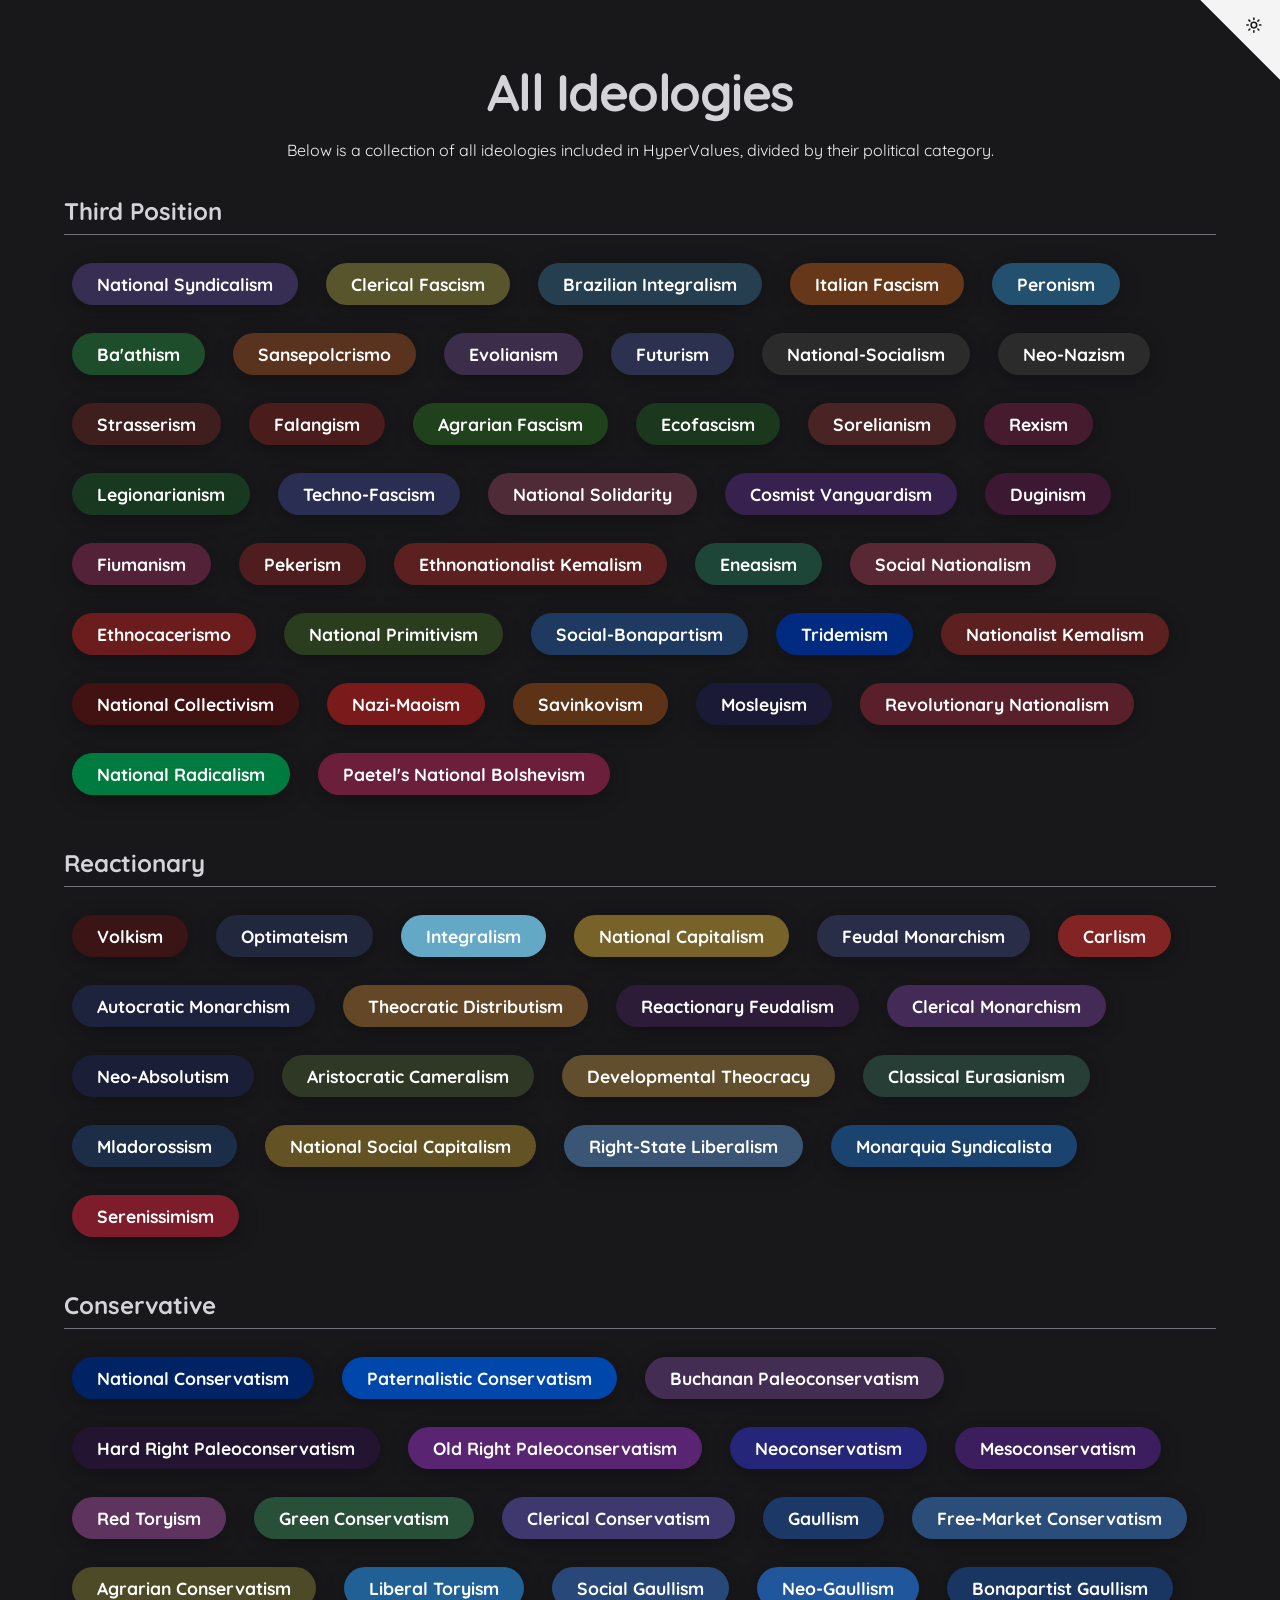
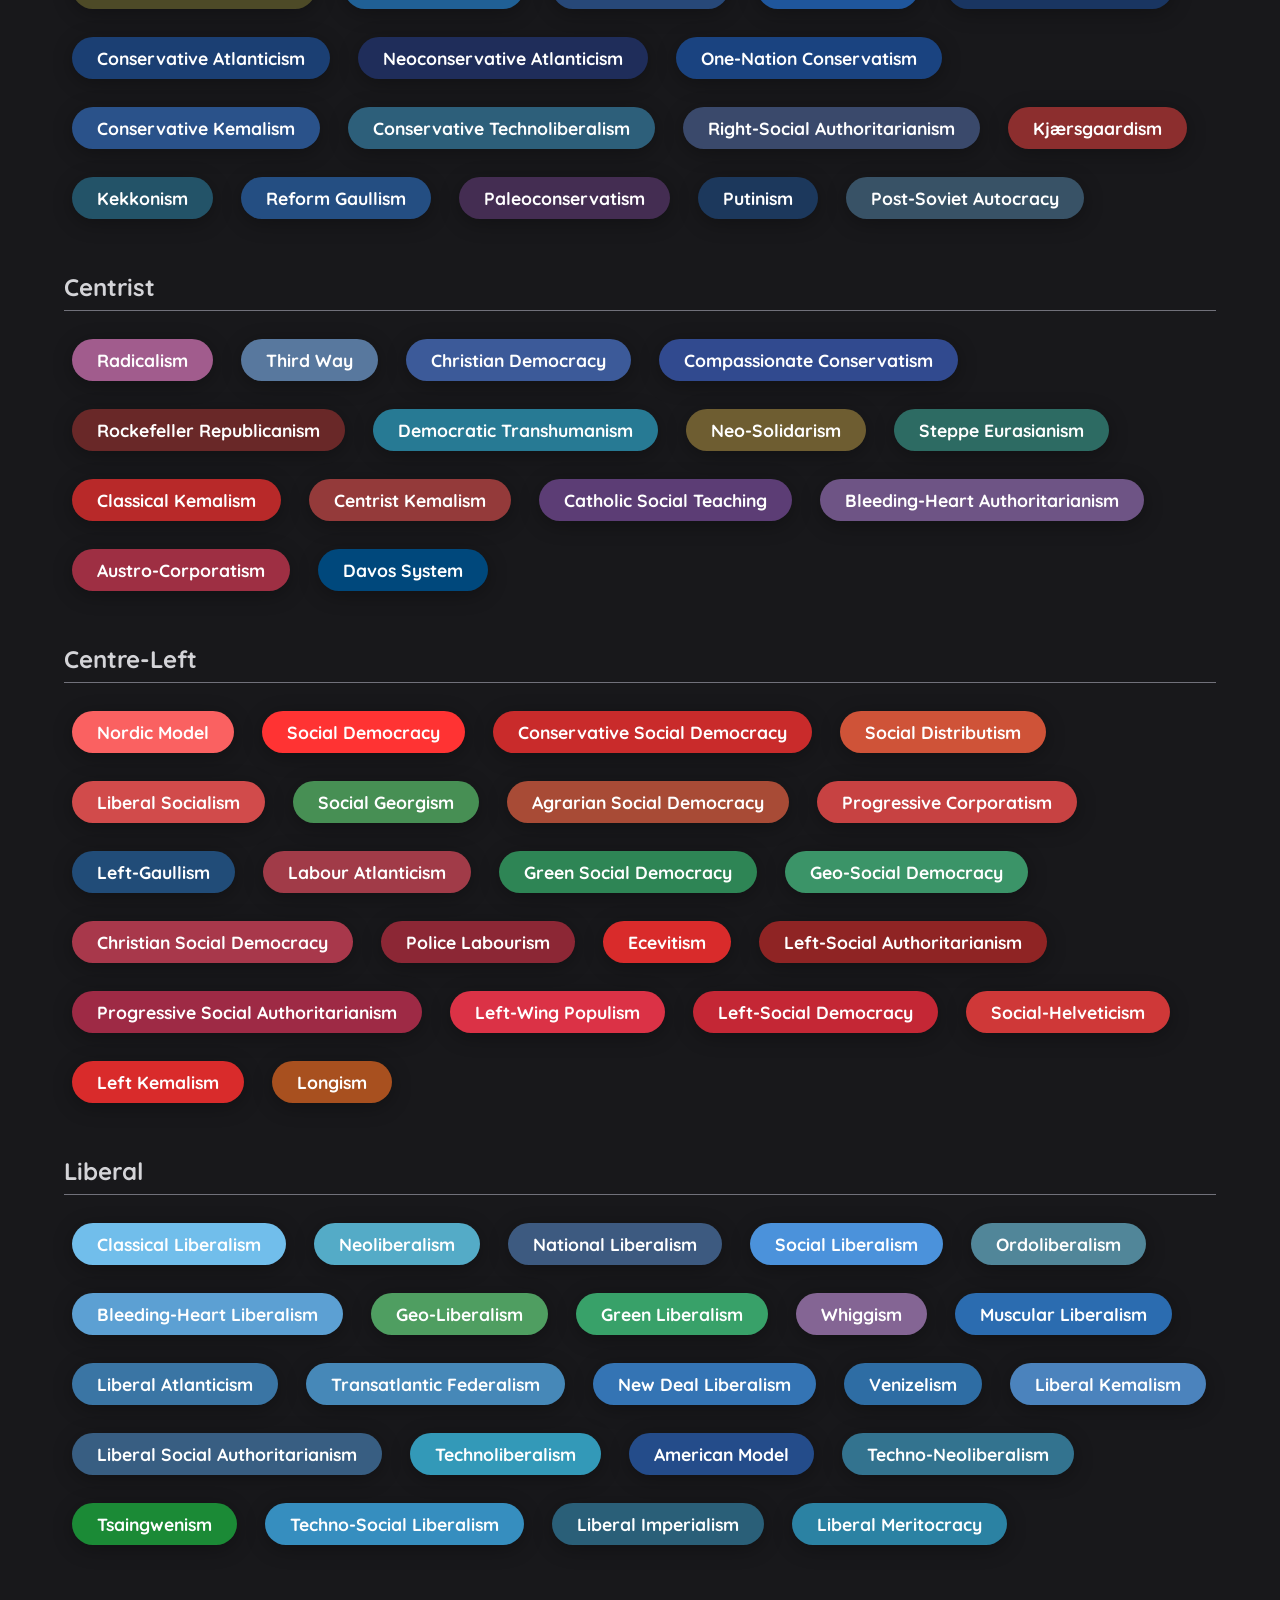
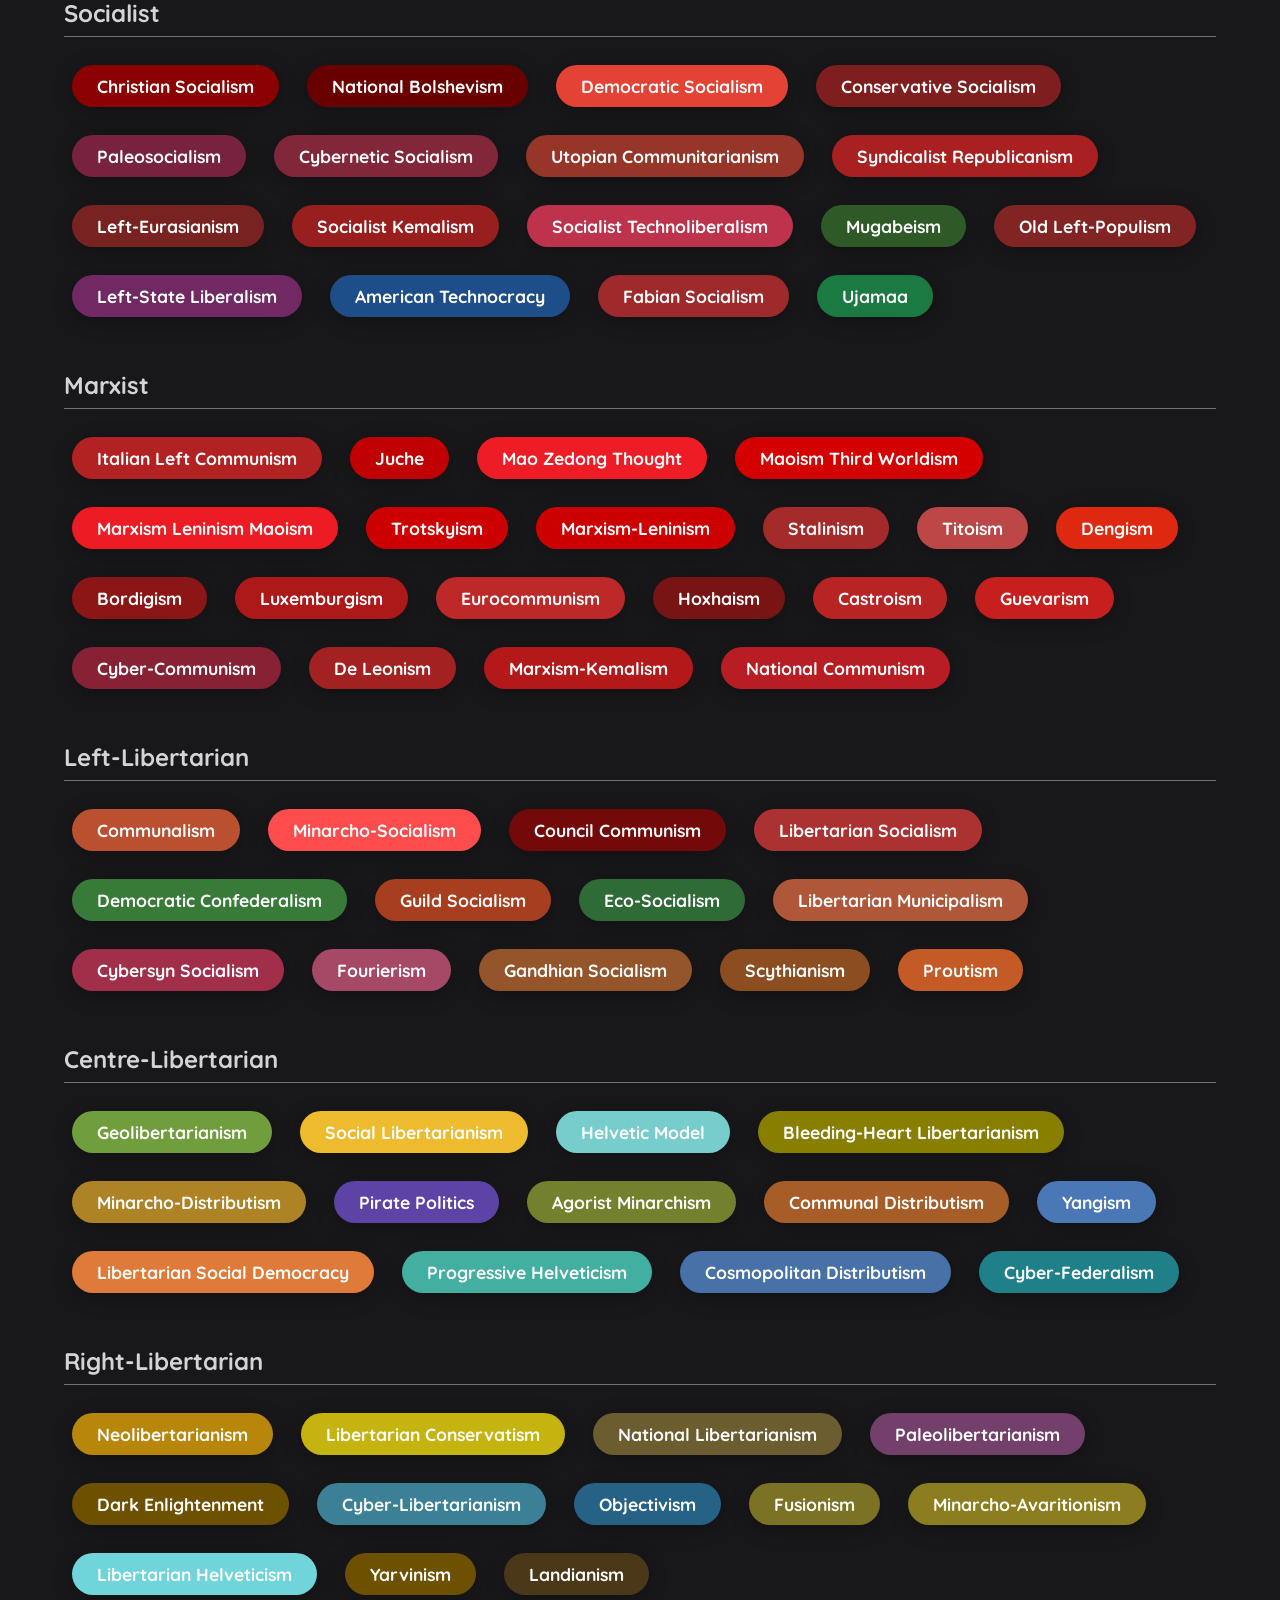
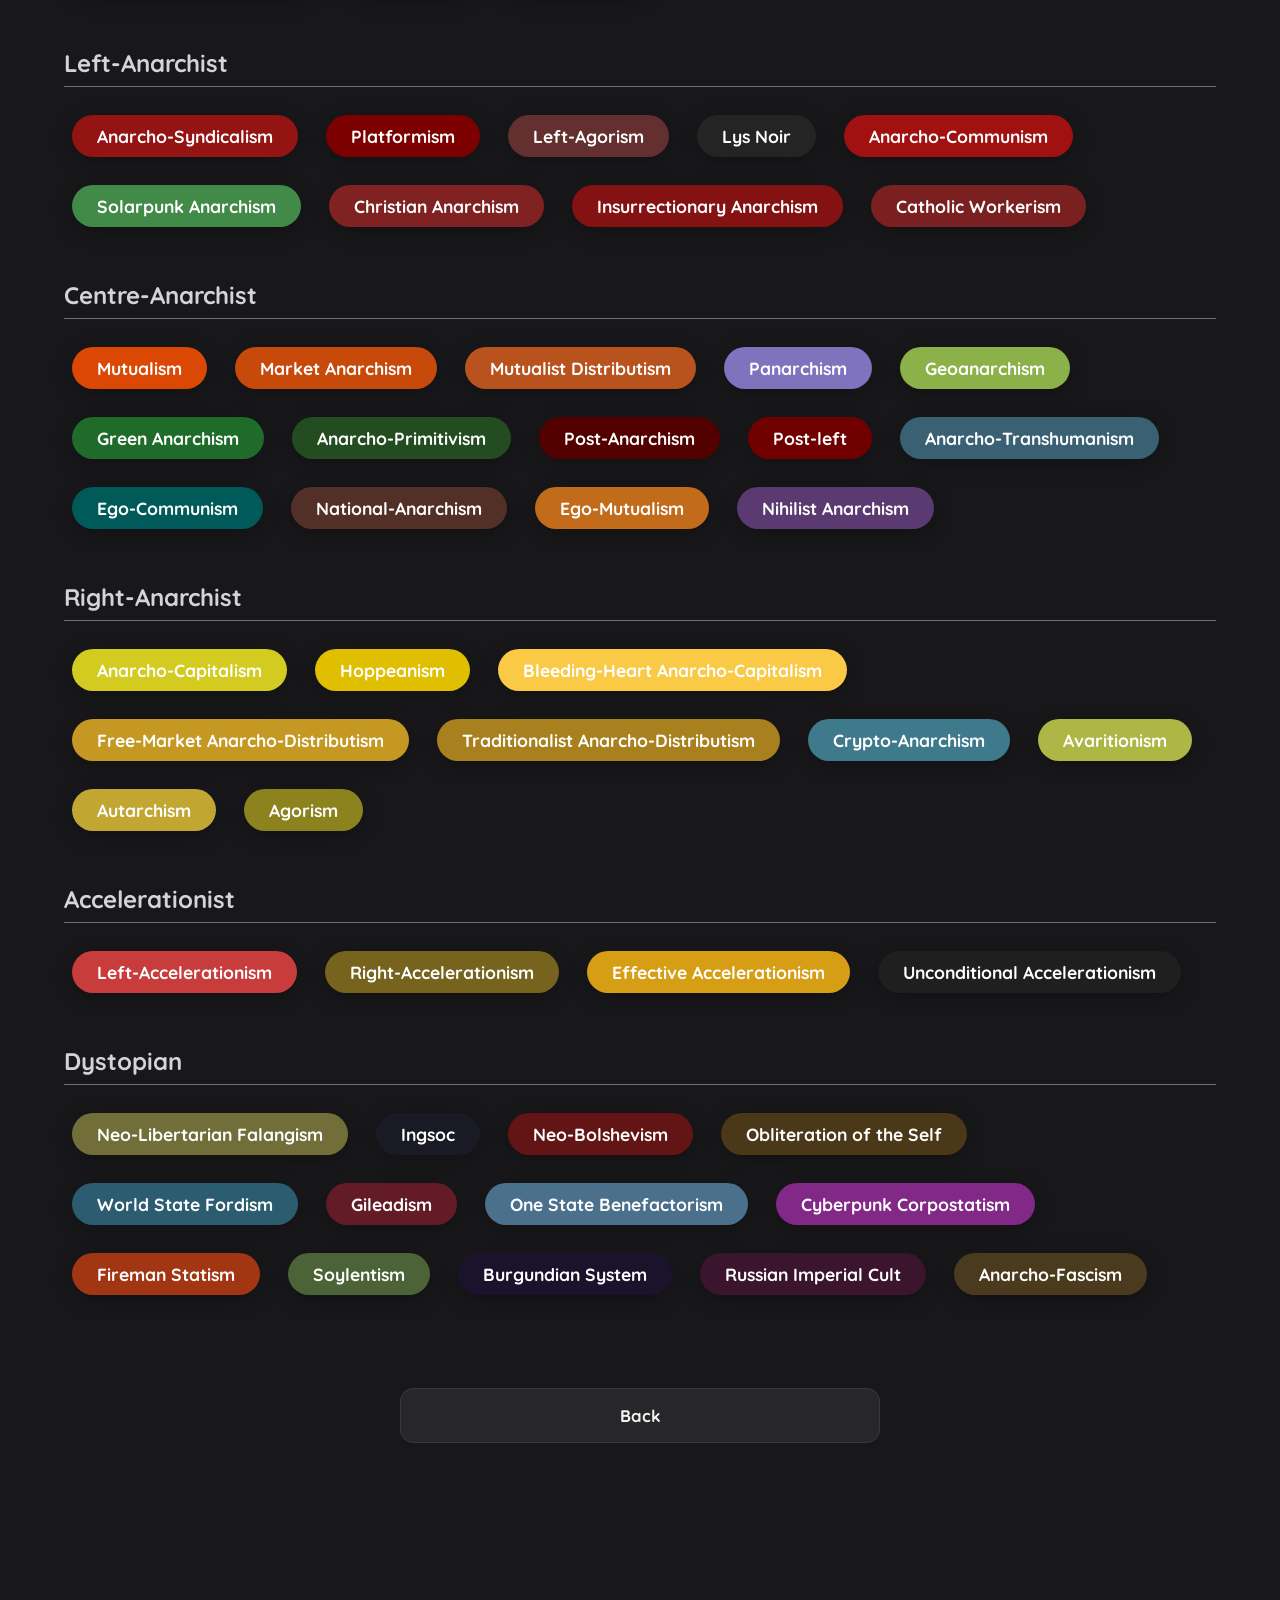
<file: ideologies.html>
<!DOCTYPE html>
<html lang="en">
<head>
    <meta charset="UTF-8">
    <meta name="viewport" content="width=device-width, initial-scale=1.0">
    <title>HyperValues - All Ideologies</title>
    <link rel="stylesheet" href="style.css">
    <link rel="icon" type="image/svg+xml" href="icon.svg">
    <script src="theme.js"></script>
    <script src="linebreak.js"></script>
</head>
<body>
    <div class="main-container">
        <h1>All Ideologies</h1>
        <p class="intro-text">Below is a collection of all ideologies included in HyperValues, divided by their political category.</p>
        
        <div id="ideologies-container"></div>
        
        <div id="buttons" style="margin-top: 40px; padding-bottom: 60px;">
            <button onclick="location.href='index.html'">Back</button>
        </div>
    </div>

    <script src="data.js"></script>
    <script>
        const container = document.getElementById('ideologies-container');

        for (const groupName in ideologyGroups) {
            const section = document.createElement('div');
            section.className = 'category-section';

            const title = document.createElement('h2');
            title.className = 'category-title';
            title.innerText = groupName;
            section.appendChild(title);

            const flexContainer = document.createElement('div');
            flexContainer.className = 'values-flex-container';

            ideologyGroups[groupName].forEach(name => {
                const bubble = document.createElement('a');
                bubble.className = 'label-bubble';
                bubble.href = `description.html?id=${encodeURIComponent(name)}&type=ideology`;
                setName(bubble, name);
                
                bubble.style.backgroundColor = labelColors[name] || "#7a7a7a";
                bubble.style.textDecoration = 'none';
                bubble.style.fontSize = "1.1rem";
                bubble.style.margin = "8px";
                bubble.style.padding = "10px 25px";

                flexContainer.appendChild(bubble);
            });

            section.appendChild(flexContainer);
            container.appendChild(section);
        }
    </script>
</body>
</html>
</file>
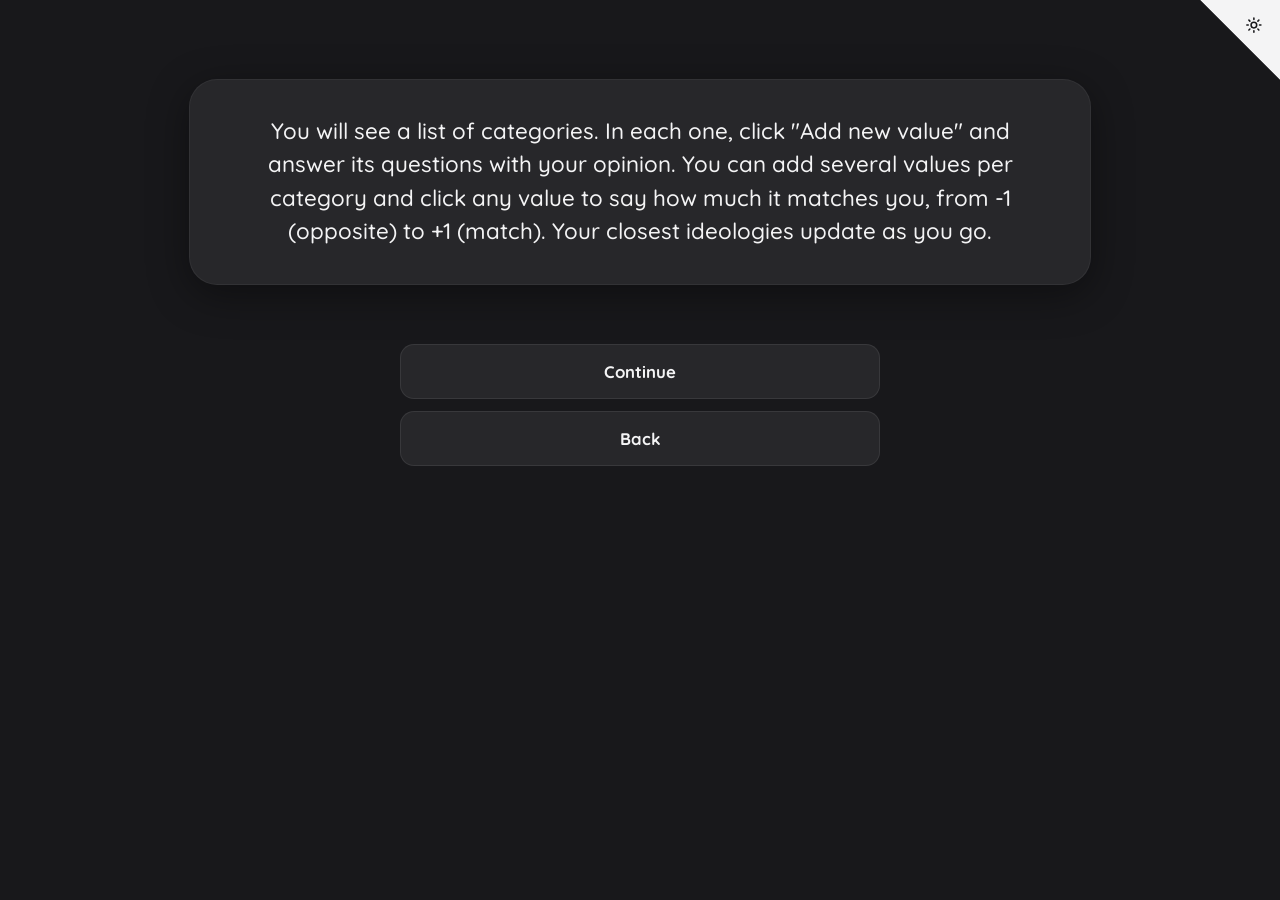
<file: Instruction.html>
<!DOCTYPE html>
<html lang="en">
<head>
    <meta charset="UTF-8">
    <meta name="viewport" content="width=device-width, initial-scale=1.0">
    <title>HyperValues</title>
    <link rel="stylesheet" href="style.css">
    <link rel="icon" type="image/svg+xml" href="icon.svg">
    <script src="theme.js"></script>
</head>
<body>
    <div class="main-container">
    <div class="question-container">
        <h2 id="question">You will see a list of categories. In each one, click "Add new value" and answer its questions with your opinion. You can add several values per category and click any value to say how much it matches you, from -1 (opposite) to +1 (match). Your closest ideologies update as you go.</h2>
    </div>
    
    <div id="buttons">
        <button onclick="startQuiz()">Continue</button>
        <button onclick="location.href='index.html'">Back</button>
    </div>
    </div>
    <script>
        // a new quiz starts with an empty list
        function startQuiz() {
            try {
                localStorage.removeItem('hvMode');      // the normal quiz, not custom mode
                localStorage.removeItem('quizAnswers');
                localStorage.removeItem('quizResults');
                localStorage.removeItem('hvResultMode');
            } catch (e) { /* storage is not available */ }
            location.href = 'results.html';
        }
            // Custom Results shares this page: same categories, but values are picked from a visual list
        const customMode = new URLSearchParams(location.search).get('mode') === 'custom';
        if (customMode) {
            document.getElementById('question').innerText = 'You will see a list of categories. In each one, click "Add new value" and pick a value from the visual list; no questions are asked. You can add several values per category and click any value to say how much it matches you, from -1 (opposite) to +1 (match). Your closest ideologies update as you go.';
        }

        // Custom Results: mark the session as custom once the page's own startQuiz() has cleared the old answers
        if (typeof startQuiz === 'function') {
            const originalStartQuiz = startQuiz;
            startQuiz = function () {
                originalStartQuiz();
                try { if (customMode) localStorage.setItem('hvResultMode', 'custom'); else localStorage.removeItem('hvResultMode'); } catch (e) { /* no storage */ }
            };
        }
    </script>
</body>
</html>
</file>
<file: style.css>
@import url('https://fonts.googleapis.com/css2?family=Quicksand:wght@300;500;700&display=swap');

:root {
    --bg-color: #18181b;
    --card-bg: #27272a;
    --text-primary: #f4f4f5;
    --text-dim: #a1a1aa;
    --accent-primary: #d4d4d8;
    --accent-soft: #71717a;
    --border-color: rgba(255, 255, 255, 0.08);
    --card-border: rgba(255, 255, 255, 0.05);
    --radius-lg: 28px;
    --radius-sm: 14px;
    --soft-shadow: 0 10px 40px rgba(0, 0, 0, 0.4);
    --hover-shadow: rgba(255, 255, 255, 0.1);
    --corner-fill: #f4f4f5;
    --corner-color: #18181b;
    --smooth-transition: all 0.35s cubic-bezier(0.23, 1, 0.32, 1);
}

[data-theme="light"] {
    --bg-color: #f4f4f6;
    --card-bg: #ffffff;
    --text-primary: #18181b;
    --text-dim: #71717a;
    --accent-primary: #27272a;
    --accent-soft: #e4e4e7;
    --border-color: rgba(0, 0, 0, 0.09);
    --card-border: rgba(0, 0, 0, 0.06);
    --soft-shadow: 0 10px 30px rgba(0, 0, 0, 0.06);
    --hover-shadow: rgba(0, 0, 0, 0.12);
    --corner-fill: #18181b;
    --corner-color: #f4f4f6;
}

.theme-toggle-corner {
    position: fixed;
    top: 0;
    right: 0;
    width: 80px;
    height: 80px;
    border: 0;
    background: transparent;
    cursor: pointer;
    z-index: 9999;
    padding: 0;
    line-height: 0;
    clip-path: polygon(0 0, 100% 0, 100% 100%);
    outline: none;
    -webkit-tap-highlight-color: transparent;
    user-select: none;
}

.theme-toggle-corner:focus,
.theme-toggle-corner:focus-visible,
.theme-toggle-corner:active {
    outline: none;
    box-shadow: none;
}

.theme-toggle-corner svg {
    width: 100%;
    height: 100%;
    fill: var(--corner-fill);
    color: var(--corner-color);
    transition: var(--smooth-transition);
}

.theme-toggle-corner:hover svg {
    transform: scale(1.06);
}

.theme-toggle-corner .icon-sun,
.theme-toggle-corner .icon-moon {
    fill: none;
    stroke: currentColor;
    stroke-width: 2.2;
    stroke-linecap: round;
    stroke-linejoin: round;
}

.theme-toggle-corner .icon-sun {
    display: block;
}
.theme-toggle-corner .icon-moon {
    display: none;
}

[data-theme="light"] .theme-toggle-corner .icon-sun {
    display: none;
}
[data-theme="light"] .theme-toggle-corner .icon-moon {
    display: block;
}

body {
    margin: 0;
    padding: 0;
    min-height: 100vh;
    font-family: 'Quicksand', sans-serif;
    background-color: var(--bg-color);
    color: var(--text-primary);
    display: flex;
    flex-direction: column;
    align-items: center;
}

.main-container {
    width: 100%;
    max-width: 1200px;
    min-height: 100vh;
    padding: 60px 24px;
    box-sizing: border-box;
    display: flex;
    flex-direction: column;
    align-items: center;
}

.title-container {
    display: flex;
    align-items: center;
    gap: 10px;
    margin-bottom: 15px;
}

h1 {
    font-weight: 700;
    font-size: 3.2rem;
    margin: 0;
    color: var(--accent-primary);
    letter-spacing: -1.5px;
    text-align: center;
}

.version-icon {
    width: 30px;
    height: auto;
    opacity: 0.3;
    filter: grayscale(1);
}

.question-container {
    min-height: 140px;
    margin-bottom: 20px;
    display: flex;
    align-items: center;
    justify-content: center;
    width: 100%;
}

#question {
    background-color: var(--card-bg);
    padding: 35px 50px;
    border-radius: var(--radius-lg);
    font-size: 1.4rem;
    font-weight: 500;
    line-height: 1.5;
    box-shadow: var(--soft-shadow);
    max-width: 800px;
    border: 1px solid var(--card-border);
    text-align: center;
}

button {
    padding: 16px 24px;
    background-color: var(--card-bg);
    border: 1px solid var(--border-color);
    border-radius: var(--radius-sm);
    color: var(--text-primary);
    font-family: inherit;
    font-size: 1.05rem;
    font-weight: 700;
    cursor: pointer;
    transition: var(--smooth-transition);
}

button:hover {
    background-color: var(--text-primary);
    color: var(--bg-color);
    transform: translateY(-2px);
    box-shadow: 0 5px 15px var(--hover-shadow);
}

.description-box {
    background-color: var(--card-bg);
    padding: 14px 24px;
    border-radius: var(--radius-lg);
    text-align: left;
    line-height: 1.7;
    border: 1px solid var(--card-border);
    width: 100%;
    max-width: 800px;
    box-sizing: border-box;
    align-self: center;
    margin-top: 10px;
}

.license-bubble {
    background-color: var(--card-bg);
    color: var(--text-primary);
    width: 90%;
    max-width: 800px;
    height: auto;
    max-height: 60vh;
    padding: 30px;
    border-radius: var(--radius-lg);
    overflow-y: auto;
    border: 1px solid var(--card-border);
    margin-top: 20px;
    margin-bottom: 20px;
}

#buttons {
    display: flex;
    flex-direction: column;
    gap: 12px;
    width: 100%;
    max-width: 480px;
    margin-top: 20px;
    margin-bottom: 50px;
}

.button-container {
    display: flex;
    flex-direction: column;
    align-items: center;
    gap: 15px;
    margin-top: 20px;
    margin-bottom: 40px;
    width: 100%;
}

.button-container button {
    width: auto;
    min-width: 220px;
    max-width: 400px;
    text-align: center;
}

#buttons.multi-column {
    display: flex;
    flex-direction: column;
    max-width: 480px;
    gap: 12px;
}

.values-flex-container {
    display: flex;
    justify-content: flex-start;
    flex-wrap: wrap;
    gap: 28px 20px;
    margin-top: 20px;
    width: 100%;
    box-sizing: border-box;
}

#ideologies-container .values-flex-container {
    display: flex;
    flex-wrap: wrap;
    justify-content: flex-start;
    gap: 12px;
    margin-top: 15px;
}

.result-item {
    display: flex;
    flex-direction: column;
    align-items: center;
    justify-content: flex-start;
    width: 140px;
    min-width: 0;
    box-sizing: border-box;
    transition: var(--smooth-transition);
}

.result-icon {
    width: 90px;
    height: 90px;
    margin-bottom: 10px;
    flex-shrink: 0;
    filter: drop-shadow(0 5px 15px rgba(0, 0, 0, 0.3));
    transition: var(--smooth-transition);
}

.result-item:hover .result-icon {
    transform: scale(1.08);
}

.result-text {
    font-size: 0.82rem;
    font-weight: 700;
    line-height: 1.25;
    color: var(--text-dim);
    text-transform: uppercase;
    text-align: center;
    width: 100%;
    margin: 0;
    padding: 0 4px;
    box-sizing: border-box;
    overflow-wrap: anywhere;
    word-break: normal;
    hyphens: auto;
}

.label-bubble {
    display: inline-block;
    padding: 14px 40px;
    border-radius: 50px;
    font-weight: 700;
    font-size: 1.8rem;
    color: #ffffff;
    margin: 15px 0;
    box-shadow: 0 4px 20px rgba(0, 0, 0, 0.3);
    transition: var(--smooth-transition);
    box-sizing: border-box;
}

#secondary-label {
    background-color: transparent !important;
    font-size: 1.1rem;
    margin-top: 10px;
    border: 2px solid;
    box-shadow: none;
}

.category-section {
    width: 100%;
    margin-bottom: 45px;
}

.category-title {
    font-size: 1.5rem;
    color: var(--accent-primary);
    margin-bottom: 20px;
    border-bottom: 1px solid var(--accent-soft);
    padding-bottom: 8px;
    text-align: left;
}

.desc-icon {
    width: 110px;
    height: 110px;
    margin-bottom: 15px;
    filter: drop-shadow(0 8px 16px rgba(0, 0, 0, 0.4));
    transition: var(--smooth-transition);
}

.desc-icon:hover {
    transform: scale(1.05);
}

.original-work-sign {
    display: none;
    text-align: center;
    margin: 0 auto;
    color: var(--text-primary);
    text-decoration: none;
    transition: var(--smooth-transition);
}

a:hover {
    color: var(--accent-primary);
    text-decoration: underline;
}

.version-text {
    font-size: 0.85rem;
    color: var(--text-dim);
    font-weight: 500;
    opacity: 0.6;
    margin-top: -5px;
}

.footer-icons {
    display: flex;
    justify-content: center;
    align-items: center;
    gap: 20px;
    margin-top: 0px;
}

.footer-icon-link {
    display: inline-flex;
    align-items: center;
    justify-content: center;
    text-decoration: none;
    transition: transform 0.2s ease, opacity 0.2s ease;
}

.footer-icon {
    width: 70px;
    height: 70px;
    opacity: 0.8;
    transition: opacity 0.2s ease, transform 0.2s ease;
}

.footer-icon-link:hover .footer-icon {
    opacity: 1;
    transform: scale(1.12);
}

/* Mobile */
@media (max-width: 800px) {
    #values-container .category-section .values-flex-container {
        display: grid;
        grid-template-columns: repeat(3, minmax(0, 1fr));
        gap: 24px 10px;
        width: 100%;
        max-width: 100%;
        margin: 15px 0 0;
        justify-items: center;
        box-sizing: border-box;
    }
    .result-item {
        width: 100% !important;
        max-width: 105px;
        min-width: 0;
        display: flex;
        flex-direction: column;
        align-items: center;
        justify-content: flex-start;
        box-sizing: border-box;
    }
    .result-icon {
        width: 70px;
        height: 70px;
        margin-bottom: 6px;
        flex-shrink: 0;
    }
    .result-text {
        font-size: 0.68rem;
        line-height: 1.2;
        margin: 0;
        padding: 0 2px;
        width: 100%;
        box-sizing: border-box;
        overflow-wrap: anywhere;
        word-break: normal;
        hyphens: auto;
    }
    #ideologies-container .values-flex-container {
        display: flex !important;
        flex-direction: row !important;
        flex-wrap: wrap !important;
        justify-content: flex-start !important;
        align-items: center !important;
        gap: 8px !important;
        width: 100% !important;
        max-width: 100% !important;
        margin: 15px 0 0 !important;
        box-sizing: border-box !important;
    }
    #ideologies-container .label-bubble {
        font-size: 0.88rem !important;
        padding: 8px 18px !important;
        margin: 3px !important;
        width: auto !important;
        max-width: 100% !important;
        display: inline-flex !important;
        align-items: center !important;
        justify-content: center !important;
        text-align: center !important;
        line-height: 1.3 !important;
        border-radius: 50px !important;
        box-sizing: border-box !important;
        overflow-wrap: break-word !important;
        word-break: normal !important;
        hyphens: auto !important;
    }
    .label-bubble {
        font-size: 0.85rem;
        padding: 8px 16px;
        margin: 4px;
        width: auto;
        max-width: 90%;
        box-sizing: border-box;
        text-align: center;
    }
    #label {
        font-size: 1.4rem !important;
        padding: 12px 28px !important;
        margin: 15px 0 8px 0 !important;
        display: inline-block;
    }
    #secondary-label {
        font-size: 0.95rem !important;
        padding: 8px 18px !important;
        margin-top: 8px !important;
        display: inline-block;
    }
    .button-container {
        align-items: center;
    }
    #ideology-title {
        font-size: 1.8rem;
        margin-bottom: 15px;
        padding: 0 10px;
    }
    .license-bubble {
        width: 100% !important;
        max-width: 100vw;
        box-sizing: border-box;
        padding: 20px !important;
        margin: 20px 0 !important;
        border-radius: var(--radius-sm);
        height: auto;
        max-height: 65vh;
    }
    #license-text {
        white-space: pre-wrap !important;
        word-wrap: break-word;
        font-size: 0.85rem;
    }
    .category-title {
        font-size: 1.2rem;
        text-align: left;
        width: 100%;
    }
}

/* ---------- Closest matches (results page) ---------- */
#closest-section {
    display: flex;
    flex-direction: column;
    align-items: center;
    width: 100%;
    margin-top: 4px;
}

.closest-heading {
    margin: 6px 0 4px;
    font-size: 0.8rem;
    font-weight: 700;
    letter-spacing: 0.06em;
    text-transform: uppercase;
    color: var(--text-dim);
}

#closest-list {
    display: flex;
    flex-direction: column;
    align-items: center;
    width: 100%;
}

/* Same look as the original "Next closest match": an outlined bubble in the ideology's color */
.closest-pill {
    display: inline-block;
    max-width: 100%;
    margin: 6px 0;
    padding: 14px 40px;
    border: 2px solid var(--pill-color, #7a7a7a);
    border-radius: 50px;
    background-color: transparent;
    color: var(--pill-color, #7a7a7a);
    font-size: 1.1rem;
    font-weight: 700;
    text-align: center;
    text-decoration: none;
    box-sizing: border-box;
    overflow-wrap: break-word;
    word-break: normal;
    hyphens: auto;
    transition: var(--smooth-transition);
}

.label-score,
.cp-score {
    white-space: nowrap;
}

.closest-pill:hover {
    color: var(--pill-color, #7a7a7a);
    text-decoration: none;
    filter: brightness(1.2);
}

@media (max-width: 800px) {
    .closest-pill {
        max-width: 90%;
        padding: 8px 18px;
        font-size: 0.95rem;
    }
}

/* ---------- Lists of values by category (results page and ideology page) ---------- */
.category-list {
    width: 100%;
}

#values-container .category-section {
    margin-bottom: 32px;
    scroll-margin-top: 12px;
}

.result-agree {
    margin: 2px 0 0;
    font-size: 0.8rem;
    font-weight: 700;
    line-height: 1.2;
    text-align: center;
    color: var(--text-dim);
}

.result-none {
    box-sizing: border-box;
    border: 2px dashed rgba(127, 127, 127, 0.55);
    border-radius: 50%;
    filter: none;
}

.result-none.add-icon {
    display: flex;
    align-items: center;
    justify-content: center;
}

.result-none.add-icon::before {
    content: "+";
    font-size: 2rem;
    line-height: 1;
    color: var(--text-dim);
}

/* ---------- Results page: your closest ideologies, below the list ---------- */
.results-panel {
    display: flex;
    flex-direction: column;
    align-items: center;
    width: 100%;
    margin: 4px 0 8px;
}

/* ---------- Ideology page: value sets, browsed with the arrows ---------- */
.iv-viewer {
    display: flex;
    flex-direction: column;
    align-items: center;
    width: 100%;
    margin: 14px 0 8px;
}

.iv-nav {
    display: flex;
    align-items: center;
    justify-content: center;
    gap: 14px;
}

.iv-arrow {
    flex: 0 0 auto;
    display: flex;
    align-items: center;
    justify-content: center;
    width: 44px;
    height: 44px;
    min-width: 0;
    padding: 0;
    border-radius: 50%;
    box-shadow: none;
    line-height: 1;
}

.iv-arrow::before {
    content: "";
    width: 10px;
    height: 10px;
    margin-left: 5px;
    border-left: 2px solid currentColor;
    border-bottom: 2px solid currentColor;
    transform: rotate(45deg);
}

.iv-arrow-next::before {
    margin-left: 0;
    margin-right: 5px;
    transform: rotate(225deg);
}

.iv-dots {
    display: flex;
    flex-wrap: wrap;
    justify-content: center;
    gap: 8px;
    max-width: 280px;
}

.iv-dot {
    width: 9px;
    height: 9px;
    min-width: 0;
    padding: 0;
    border: 0;
    border-radius: 50%;
    background-color: var(--text-dim);
    box-shadow: none;
    opacity: 0.4;
}

.iv-dot:hover {
    background-color: var(--text-dim);
    opacity: 0.8;
}

.iv-dot.active {
    background-color: var(--text-primary);
    opacity: 1;
}

.iv-caption {
    margin: 6px 0 22px;
    min-height: 1.2em;
    font-size: 0.78rem;
    color: var(--text-dim);
}

/* ---------- Value page: slider from -1 to +1 ---------- */
.value-edit {
    width: 100%;
    justify-content: center;
}

.slider-block {
    --thumb: 26px;
    --track: 44px;
    width: 100%;
    max-width: 520px;
    margin: 4px 0 10px;
}

.slider-readout {
    text-align: center;
    margin-bottom: 4px;
}

.slider-number {
    font-size: 1.8rem;
    font-weight: 700;
    line-height: 1.2;
}

.slider-word {
    min-height: 1.4em;
    font-size: 0.95rem;
    color: var(--text-dim);
}

.slider {
    position: relative;
    height: var(--track);
    width: 100%;
}

.slider-bar {
    position: absolute;
    left: calc(var(--thumb) / 2);
    right: calc(var(--thumb) / 2);
    top: 50%;
    height: 8px;
    transform: translateY(-50%);
    background-color: #ffffff;
    border: 1px solid rgba(127, 127, 127, 0.6);
    border-radius: 5px;
    box-sizing: border-box;
}

.slider input[type="range"] {
    position: absolute;
    inset: 0;
    width: 100%;
    height: 100%;
    margin: 0;
    padding: 0;
    background: transparent;
    -webkit-appearance: none;
    appearance: none;
    cursor: pointer;
    touch-action: pan-y;
}

.slider input[type="range"]::-webkit-slider-runnable-track {
    height: var(--track);
    background: transparent;
}

.slider input[type="range"]::-moz-range-track {
    height: var(--track);
    background: transparent;
}

.slider input[type="range"]::-webkit-slider-thumb {
    -webkit-appearance: none;
    width: var(--thumb);
    height: var(--thumb);
    margin-top: calc((var(--track) - var(--thumb)) / 2);
    border-radius: 50%;
    background: #ffffff;
    border: 2px solid #18181b;
    box-shadow: 0 1px 5px rgba(0, 0, 0, 0.45);
}

.slider input[type="range"]::-moz-range-thumb {
    width: var(--thumb);
    height: var(--thumb);
    box-sizing: border-box;
    border-radius: 50%;
    background: #ffffff;
    border: 2px solid #18181b;
    box-shadow: 0 1px 5px rgba(0, 0, 0, 0.45);
}

.slider input[type="range"]:focus-visible {
    outline: none;
}

.slider input[type="range"]:focus-visible::-webkit-slider-thumb {
    box-shadow: 0 0 0 3px var(--text-dim);
}

.slider input[type="range"]:focus-visible::-moz-range-thumb {
    box-shadow: 0 0 0 3px var(--text-dim);
}

.slider-labels {
    display: grid;
    grid-template-columns: repeat(3, 1fr);
    margin: 0 calc(var(--thumb) / 2);
    font-size: 0.85rem;
    line-height: 1.25;
    color: var(--text-dim);
}

.slider-labels span:nth-child(1) {
    text-align: left;
}

.slider-labels span:nth-child(2) {
    text-align: center;
}

.slider-labels span:nth-child(3) {
    text-align: right;
}

/* ---------- Wide screens: the lists use two columns, with room between them ---------- */
@media (min-width: 980px) {
    .category-list {
        display: grid;
        grid-template-columns: repeat(2, minmax(0, 1fr));
        column-gap: 64px;
        align-items: start;
    }
}

/* ---------- Phones and tablets ---------- */
@media (max-width: 800px) {
    .main-container {
        padding: 28px 16px;
    }

    .question-container {
        min-height: 0;
        margin-bottom: 14px;
    }

    #question {
        padding: 22px 20px;
        font-size: 1.15rem;
    }

    button {
        padding: 14px 18px;
        font-size: 1rem;
        line-height: 1.35;
    }

    #buttons {
        margin-top: 10px;
        margin-bottom: 30px;
    }

    .button-container button {
        min-width: min(220px, 100%);
    }
}

/* Touch screens: bigger slider, and no hover look left behind after a tap */
@media (pointer: coarse) {
    .slider-block {
        --thumb: 34px;
        --track: 56px;
    }
}

@media (hover: none) {
    button:hover {
        background-color: var(--card-bg);
        color: var(--text-primary);
        transform: none;
        box-shadow: none;
    }

    .result-item:hover .result-icon {
        transform: none;
    }
}

/* Download image: the button with the size menu next to it */
.download-row {
    display: flex;
    justify-content: center;
    align-items: stretch;
    gap: 10px;
    width: 100%;
}

.download-row select {
    padding: 0 12px;
    background-color: var(--card-bg);
    border: 1px solid var(--border-color);
    border-radius: var(--radius-sm);
    color: var(--text-primary);
    font-family: inherit;
    font-size: 1.05rem;
    font-weight: 700;
    cursor: pointer;
}

.download-note {
    margin: -5px 0 0;
    font-size: 0.8rem;
    color: var(--text-dim);
    text-align: center;
}

/* ---------- Custom Pages: made of the site's own look (buttons, tiles, cards, bubbles, slider) ---------- */
.hv-round {
    display: inline-flex;
    align-items: center;
    justify-content: center;
    flex: 0 0 auto;
    width: 44px;
    height: 44px;
    min-width: 0;
    padding: 0;
    border-radius: 50%;
    line-height: 1;
}
.hv-round svg {
    width: 22px;
    height: 22px;
    fill: none;
    stroke: currentColor;
    stroke-width: 2.2;
    stroke-linecap: round;
    stroke-linejoin: round;
    pointer-events: none;
}
.hv-round.hv-small { width: 34px; height: 34px; }
.hv-round.hv-small svg { width: 17px; height: 17px; }
.hv-round.hv-on, .hv-round.hv-armed { background-color: var(--text-primary); color: var(--bg-color); }
.hv-tools { display: flex; justify-content: center; gap: 12px; margin: 0 0 22px; }
.hv-error { margin: 0 0 14px; color: #d6453d; font-weight: 700; text-align: center; }

.hv-toast {
    position: fixed;
    left: 50%;
    bottom: calc(24px + env(safe-area-inset-bottom, 0px));
    transform: translateX(-50%);
    z-index: 9998;
    max-width: min(90vw, 520px);
    padding: 12px 22px;
    background-color: var(--card-bg);
    border: 1px solid var(--card-border);
    border-radius: var(--radius-lg);
    box-shadow: var(--soft-shadow);
    font-weight: 700;
    text-align: center;
}
.hv-toast.hv-bad { color: #d6453d; }

.hv-tabs { position: sticky; top: 0; z-index: 20; display: flex; flex-wrap: wrap; justify-content: center; gap: 10px; width: 100%; margin: -20px 0 22px; padding: 14px 0 10px; background-color: var(--bg-color); }
.hv-tabs button { padding: 10px 20px; }
.hv-tabs button.hv-on, .hv-pill.hv-on { background-color: var(--text-primary); color: var(--bg-color); }

.hv-input {
    width: 100%;
    box-sizing: border-box;
    padding: 14px 20px;
    background-color: var(--card-bg);
    border: 1px solid var(--border-color);
    border-radius: var(--radius-sm);
    color: var(--text-primary);
    font-family: inherit;
    font-size: 1rem;
    font-weight: 500;
}
.hv-input:focus { outline: none; border-color: var(--text-dim); }
.hv-bad { border-color: #d6453d !important; }
.hv-search { max-width: 480px; margin: 0 0 22px; text-align: center; border-radius: 50px; }

/* a text that is edited where it stands, with the look of the text it replaces */
.hv-edit-text {
    display: block;
    width: 100%;
    box-sizing: border-box;
    margin: 0;
    padding: 0;
    background: transparent;
    border: 0;
    border-bottom: 2px dashed transparent;
    border-radius: 0;
    color: inherit;
    font: inherit;
    letter-spacing: inherit;
    text-align: inherit;
    text-transform: inherit;
    line-height: inherit;
    resize: none;
    overflow: hidden;
}
.hv-edit-text:hover { border-bottom-color: var(--accent-soft); }
.hv-edit-text:focus { outline: none; border-bottom-color: var(--text-dim); }
.hv-title { text-align: center; text-transform: uppercase; }
.category-title .hv-edit-text { font-size: inherit; font-weight: inherit; }
.category-title { display: flex; align-items: center; gap: 10px; }
.category-title .hv-round { margin-left: auto; }
.description-box .hv-edit-text { min-height: 1.7em; }
.description-box .hv-edit-text:hover, .description-box .hv-edit-text:focus { border-bottom-color: transparent; }

.hv-pills { display: flex; flex-wrap: wrap; justify-content: center; gap: 8px; margin: 8px 0 18px; width: 100%; }
.hv-pill {
    padding: 8px 18px;
    border: 2px solid var(--text-dim);
    border-radius: 50px;
    background-color: transparent;
    color: var(--text-primary);
    font-size: 0.95rem;
    box-sizing: border-box;
    max-width: 100%;
    overflow-wrap: anywhere;
}
.hv-dashed { border: 2px dashed rgba(127, 127, 127, 0.55) !important; background-color: transparent !important; color: var(--text-dim) !important; box-shadow: none !important; }
.hv-add-bubble::before, .hv-plus::before { content: "+"; font-size: 1.5rem; line-height: 1; }
.hv-removed { opacity: 0.4; }
.hv-sel .result-icon { outline: 3px solid var(--text-primary); outline-offset: 5px; }
.hv-sel .result-text { color: var(--text-primary); }
.hv-hidden-file { display: none; }

.hv-icon-edit { position: relative; display: inline-flex; align-items: flex-end; gap: 10px; margin-bottom: 15px; }
.hv-icon-edit .desc-icon { margin: 0; cursor: pointer; border-radius: 50%; }
.hv-icon-edit .hv-icon-buttons { display: flex; flex-direction: column; gap: 8px; }
.hv-colorwrap { position: relative; display: inline-flex; }
.hv-colorwrap input { position: absolute; inset: 0; width: 100%; height: 100%; opacity: 0; cursor: pointer; }

.hv-sheet {
    position: fixed;
    left: 0;
    right: 0;
    bottom: 0;
    z-index: 50;
    display: flex;
    flex-direction: column;
    align-items: center;
    gap: 4px;
    padding: 12px 16px calc(14px + env(safe-area-inset-bottom, 0px));
    background-color: var(--card-bg);
    border-top: 1px solid var(--card-border);
    box-shadow: var(--soft-shadow);
}
.hv-sheet .result-text { width: auto; font-size: 0.95rem; }
.hv-sheet .hv-round { position: absolute; top: 8px; right: 12px; }
.hv-sheet .slider-block { margin: 0; }
body.hv-has-sheet .main-container { padding-bottom: 230px; }

.hv-modal { position: fixed; inset: 0; z-index: 100; display: flex; align-items: center; justify-content: center; padding: 16px; box-sizing: border-box; background-color: rgba(0, 0, 0, 0.55); }
.hv-modal-body { position: relative; width: 100%; max-width: 900px; max-height: 88vh; overflow-y: auto; padding: 26px 22px 20px; box-sizing: border-box; background-color: var(--bg-color); border: 1px solid var(--card-border); border-radius: var(--radius-lg); }
.hv-modal-body > .hv-round { position: sticky; top: 0; float: right; z-index: 2; }
.hv-modal-list { display: flex; flex-direction: column; gap: 8px; margin: 0 0 22px; }
.hv-modal-list button { text-align: left; font-weight: 500; }

#buttons.hv-edit { max-width: 560px; }
.hv-option { display: flex; flex-direction: column; gap: 8px; width: 100%; }
.hv-option .hv-input { text-align: center; font-size: 1.05rem; font-weight: 700; padding: 16px 24px; }
.hv-option-row { display: flex; align-items: center; justify-content: center; gap: 8px; }
.hv-option-row .hv-pill { flex: 0 1 auto; text-align: center; }
.hv-corner { display: flex; justify-content: flex-end; gap: 8px; width: 100%; max-width: 800px; margin: 0 0 8px; }
#question .hv-edit-text { font-size: inherit; font-weight: inherit; line-height: inherit; text-align: center; }
.hv-qvalue { width: 28px; height: 28px; border-radius: 50%; vertical-align: middle; }

.hv-form-row { display: flex; flex-direction: column; align-items: center; gap: 12px; width: 100%; max-width: 560px; margin: 8px 0 18px; }
.hv-toggle { display: flex; align-items: center; justify-content: center; gap: 10px; }

@media (max-width: 800px) {
    .hv-tabs { margin-top: -10px; }
    .hv-tabs button { padding: 8px 14px; font-size: 0.95rem; }
    #question .hv-edit-text { font-size: 1.15rem; }
    .hv-modal-body { padding: 18px 14px; }
}
@media (min-width: 980px) {
    .hv-wide { max-width: 1200px; }
}

#editor-body { display: flex; flex-direction: column; align-items: center; width: 100%; }
.hv-pill svg { width: 18px; height: 18px; fill: none; stroke: currentColor; stroke-width: 2.4; stroke-linecap: round; stroke-linejoin: round; vertical-align: middle; }
button.hv-on { background-color: var(--text-primary); color: var(--bg-color); }

/* ---------- explore page, and keyboard focus ---------- */
.hv-faded { opacity: 0.5; }
.hv-slots { display: flex; align-items: center; justify-content: center; gap: 16px; margin: 0 0 22px; }
.hv-slot { display: flex; align-items: center; justify-content: center; width: 110px; height: 110px; min-width: 0; padding: 0; border-radius: 50%; overflow: hidden; color: #fff; font-size: 0.85rem; text-align: center; }
.hv-slot svg { width: 44px; height: 44px; fill: none; stroke: currentColor; stroke-width: 2; stroke-linecap: round; stroke-linejoin: round; color: var(--text-primary); }
.hv-two { display: grid; grid-template-columns: 1fr 1fr; gap: 16px; width: 100%; }
.hv-two .values-flex-container { align-items: flex-start; justify-content: center; }
.hv-versions { width: 100%; max-width: 560px; }
.hv-card { display: flex; align-items: center; justify-content: space-between; gap: 12px; margin: 0 0 10px; padding: 14px 18px; background-color: var(--card-bg); border: 1px solid var(--card-border); border-radius: var(--radius-lg); }
.hv-card-main { display: flex; align-items: center; flex-wrap: wrap; gap: 14px; color: inherit; text-decoration: none; }
.hv-tension { display: flex; align-items: center; justify-content: center; gap: 12px; margin: 0 0 6px; }
.hv-sr { position: absolute; width: 1px; height: 1px; overflow: hidden; clip: rect(0 0 0 0); white-space: nowrap; }
.hv-skip { position: absolute; left: 8px; top: -80px; z-index: 10000; padding: 10px 16px; background-color: var(--text-primary); color: var(--bg-color); border-radius: var(--radius-sm); font-weight: 700; text-decoration: none; }
.hv-skip:focus { top: 8px; }
:focus-visible { outline: 3px solid var(--text-primary); outline-offset: 3px; }
@media (prefers-reduced-motion: reduce) {
    *, *::before, *::after { animation-duration: 0.001ms !important; animation-iteration-count: 1 !important; transition-duration: 0.001ms !important; scroll-behavior: auto !important; }
}

/* ---------- the round buttons keep their shape inside the button rows; Explore is a panel of the results page ---------- */
button.hv-round { min-width: 0; max-width: none; width: 44px; height: 44px; padding: 0; }
button.hv-round.hv-small { width: 34px; height: 34px; }
.button-container button.hv-entry, button.hv-entry { display: inline-flex; align-items: center; justify-content: center; gap: 8px; min-width: 0; max-width: none; width: auto; padding: 9px 16px; border-radius: 50px; font-size: 0.95rem; }
a.hv-entry { display: inline-flex; align-items: center; justify-content: center; gap: 8px; padding: 9px 16px; border: 1px solid var(--border-color); border-radius: 50px; background-color: var(--card-bg); color: var(--text-primary); font-size: 0.95rem; font-weight: 700; text-decoration: none; }
.hv-entry svg { width: 20px; height: 20px; fill: none; stroke: currentColor; stroke-width: 2.2; stroke-linecap: round; stroke-linejoin: round; flex: 0 0 auto; }
.hv-iconrow { flex-direction: row; flex-wrap: wrap; justify-content: center; align-items: center; gap: 14px; }
.hv-iconrow .download-row { width: auto; align-items: center; }
.hv-iconrow .download-row select { height: 44px; }
#explore-panel { width: 100%; flex-direction: column; align-items: center; }
#explore-panel:not([style*="none"]) { display: flex; }
.hv-tabs2 { display: flex; flex-wrap: wrap; justify-content: center; align-items: center; gap: 10px; width: 100%; margin: 0 0 4px; }
.hv-caption { max-width: 560px; margin: 8px 0 14px; color: var(--text-dim); font-size: 0.95rem; line-height: 1.45; text-align: center; }
.hv-view { display: flex; flex-direction: column; align-items: center; gap: 14px; width: 100%; }
.hv-view .category-section { margin-bottom: 14px; }
.hv-cell { display: flex; flex-direction: column; align-items: center; gap: 8px; }
.hv-stats { gap: 18px; }
.hv-stat { display: flex; flex-direction: column; align-items: center; padding: 10px 26px; background-color: var(--card-bg); border: 1px solid var(--card-border); border-radius: var(--radius-lg); }
.hv-stat strong { font-size: 1.8rem; }
.hv-stat span { color: var(--text-dim); font-size: 0.8rem; }
.hv-slotbox { display: flex; flex-direction: column; align-items: center; gap: 8px; width: 130px; }
.hv-slotname { font-size: 0.9rem; font-weight: 700; text-align: center; overflow-wrap: anywhere; }
.hv-labeled { display: flex; flex-direction: column; align-items: center; gap: 6px; color: var(--text-dim); font-size: 0.8rem; font-weight: 700; }
body.hv-shared #values-container, body.hv-shared #results-panel, body.hv-shared #clear-button, body.hv-shared #download-row, body.hv-shared #explore-button { display: none !important; }

.hv-cell .closest-pill { font-size: 0.9rem; max-width: 100%; text-align: center; }
</file>
